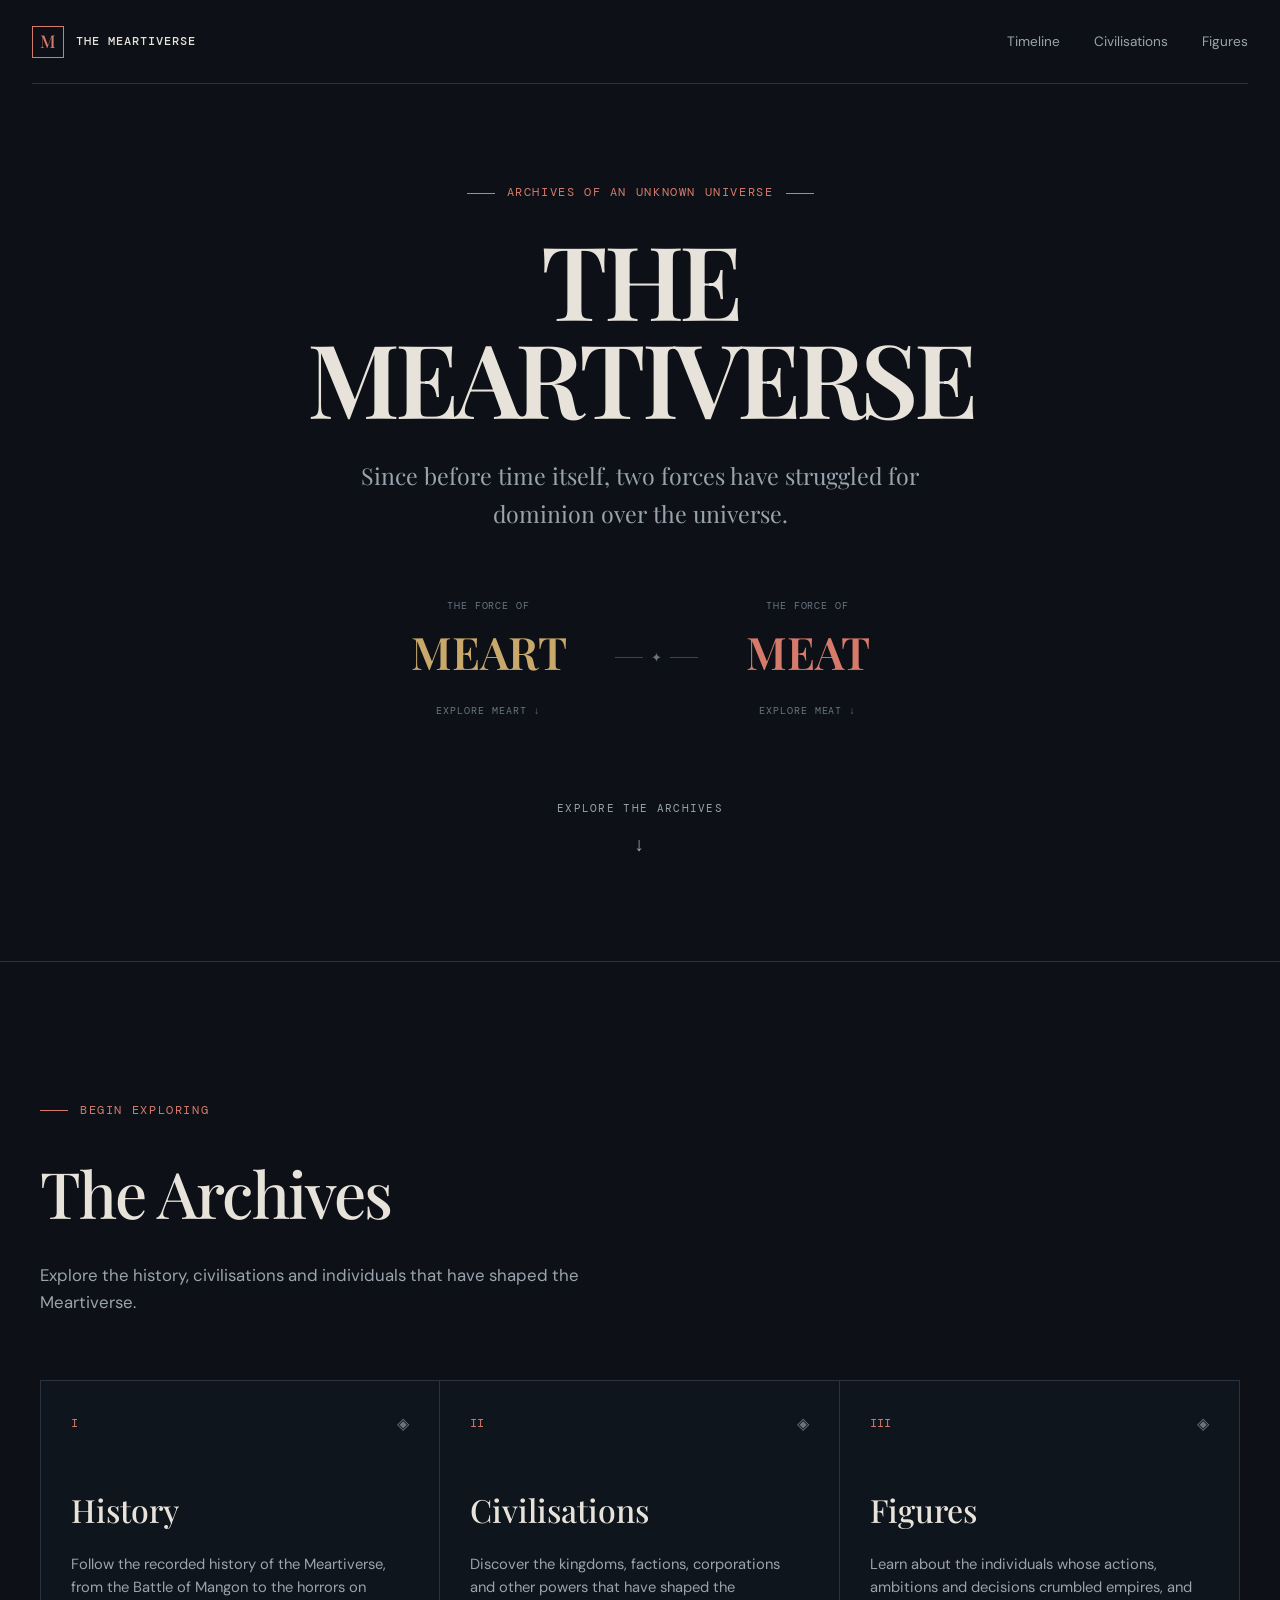
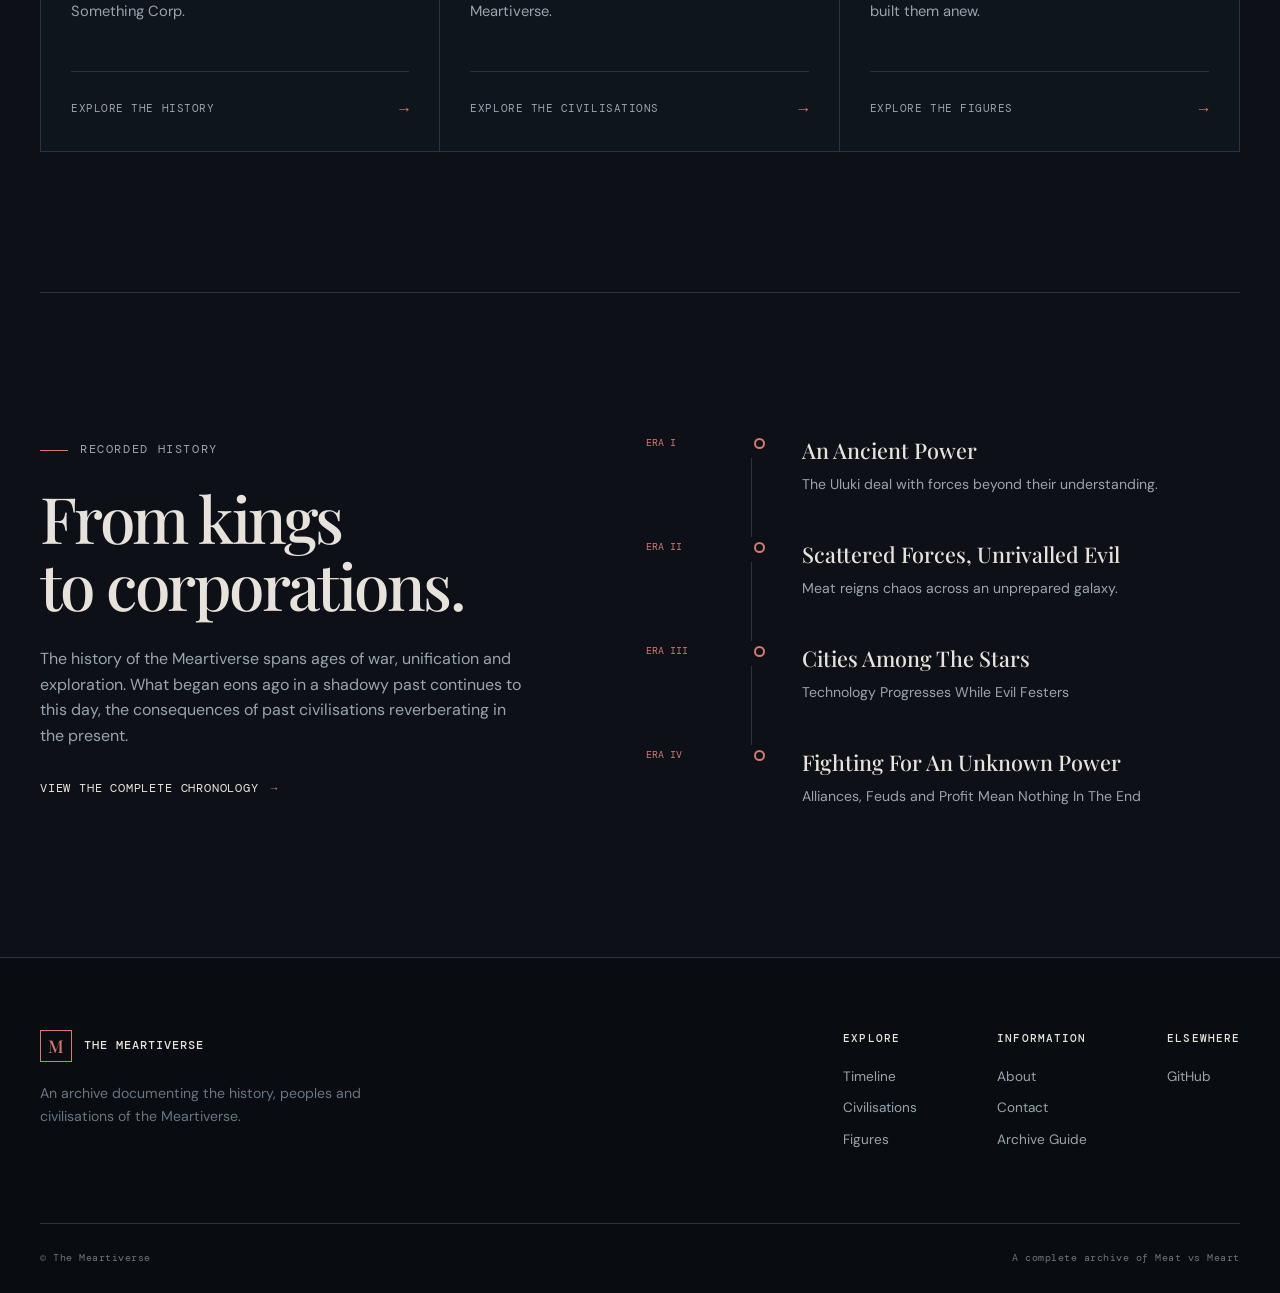
<file: index.html>
<!DOCTYPE html>
<html lang="en">
<head>
    <meta charset="UTF-8">
    <meta name="viewport" content="width=device-width, initial-scale=1.0">

    <title>The Meartiverse</title>
    <meta
        name="description"
        content="The archives of the Meartiverse — a history of kingdoms, civilisations and the eternal conflict between Meat and Meart."
    >

    <!-- Fonts -->
    <link rel="preconnect" href="https://fonts.googleapis.com">
    <link rel="preconnect" href="https://fonts.gstatic.com" crossorigin>

    <link
        href="https://fonts.googleapis.com/css2?family=DM+Mono:wght@400;500&family=DM+Sans:wght@400;500;600&family=Playfair+Display:wght@500;600;700&display=swap"
        rel="stylesheet"
    >

    <link rel="stylesheet" href="style.css">
</head>

<body>

    <!-- Background decoration -->
    <div class="background-grid"></div>

    <header class="site-header">
        <a href="index.html" class="logo">
            <span class="logo-mark">M</span>
            <span>THE MEARTIVERSE</span>
        </a>

        <nav class="main-nav">
            <a href="timeline.html">Timeline</a>
            <a href="#groups">Civilisations</a>
            <a href="#figures">Figures</a>
        </nav>

        <button class="menu-button" aria-label="Open navigation">
            <span></span>
            <span></span>
        </button>
    </header>


    <main>

        <!-- Hero -->
        <section class="hero">

            <div class="hero-decoration hero-decoration-left"></div>
            <div class="hero-decoration hero-decoration-right"></div>

            <div class="hero-content">

                <p class="eyebrow">
                    <span></span>
                    Archives of an Unknown Universe
                    <span></span>
                </p>

                <h1>THE MEARTIVERSE</h1>

                <p class="hero-intro">
                    Since before time itself, two forces
                    have struggled for dominion over the universe.
                </p>

                <div class="forces">

                    <a href="#meart" class="force meart">
                        <span class="force-label">THE FORCE OF</span>
                        <strong>MEART</strong>
                        <span class="force-link-meart">Explore Meart ↓</span>
                    </a>

                    <div class="force-divider">
                        <span></span>
                        <span class="divider-symbol">✦</span>
                        <span></span>
                    </div>

                    <a href="#meat" class="force meat">
                        <span class="force-label">THE FORCE OF</span>
                        <strong>MEAT</strong>
                        <span class="force-link-meat">Explore Meat ↓</span>
                    </a>

                </div>

                <a href="#archives" class="scroll-link">
                    <span>Explore the Archives</span>
                    <span class="scroll-arrow">↓</span>
                </a>

            </div>

        </section>


        <!-- Archive sections -->
        <section class="archives-section" id="archives">

            <div class="section-heading">
                <p class="eyebrow">
                    <span></span>
                    Begin Exploring
                </p>

                <h2>The Archives</h2>

                <p>
                    Explore the history, civilisations and individuals
                    that have shaped the Meartiverse.
                </p>
            </div>


            <div class="archive-grid">

                <!-- Timeline -->
                <a href="timeline.html" class="archive-card" id="timeline">

                    <div class="card-top">
                        <span class="card-number">I</span>
                        <span class="card-symbol">◈</span>
                    </div>

                    <div class="card-content">
                        <h3>History</h3>

                        <p>
                            Follow the recorded history of the Meartiverse,
                            from the Battle of Mangon to the horrors
                            on Something Corp.
                        </p>
                    </div>

                    <div class="card-footer">
                        <span>Explore the history</span>
                        <span>→</span>
                    </div>

                </a>


                <!-- Groups -->
                <a href="#groups" class="archive-card" id="groups">

                    <div class="card-top">
                        <span class="card-number">II</span>
                        <span class="card-symbol">◈</span>
                    </div>

                    <div class="card-content">
                        <h3>Civilisations</h3>

                        <p>
                            Discover the kingdoms, factions, corporations 
                            and other powers that have shaped
                            the Meartiverse.
                        </p>
                    </div>

                    <div class="card-footer">
                        <span>Explore the civilisations</span>
                        <span>→</span>
                    </div>

                </a>


                <!-- Figures -->
                <a href="#figures" class="archive-card" id="figures">

                    <div class="card-top">
                        <span class="card-number">III</span>
                        <span class="card-symbol">◈</span>
                    </div>

                    <div class="card-content">
                        <h3>Figures</h3>

                        <p>
                            Learn about the individuals whose actions,
                            ambitions and decisions crumbled empires, 
                            and built them anew.
                        </p>
                    </div>

                    <div class="card-footer">
                        <span>Explore the figures</span>
                        <span>→</span>
                    </div>

                </a>

            </div>

        </section>


        <!-- History preview -->
        <section class="history-preview">

            <div class="history-intro">

                <p class="eyebrow">
                    <span></span>
                    Recorded History
                </p>

                <h2>From kings<br>to corporations.</h2>

                <p>
                    The history of the Meartiverse spans ages of war,
                    unification and exploration. What began eons ago
                    in a shadowy past continues to this day, the
                    consequences of past civilisations reverberating
                    in the present.
                </p>

                <a href="timeline.html" class="text-link">
                    View the complete chronology <span>→</span>
                </a>

            </div>


            <div class="mini-timeline">

                <div class="timeline-entry">
                    <span class="timeline-year">ERA I</span>
                    <div class="timeline-marker"></div>

                    <div>
                        <h3>An Ancient Power</h3>
                        <p>The Uluki deal with forces beyond their understanding.</p>
                    </div>
                </div>

                <div class="timeline-entry">
                    <span class="timeline-year">ERA II</span>
                    <div class="timeline-marker"></div>

                    <div>
                        <h3>Scattered Forces, Unrivalled Evil</h3>
                        <p>Meat reigns chaos across an unprepared galaxy.</p>
                    </div>
                </div>

                <div class="timeline-entry">
                    <span class="timeline-year">ERA III</span>
                    <div class="timeline-marker"></div>

                    <div>
                        <h3>Cities Among The Stars </h3>
                        <p>Technology Progresses While Evil Festers</p>
                    </div>
                </div>

                <div class="timeline-entry">
                    <span class="timeline-year">ERA IV</span>
                    <div class="timeline-marker"></div>

                    <div>
                        <h3>Fighting For An Unknown Power</h3>
                        <p>Alliances, Feuds and Profit Mean Nothing In The End</p>
                    </div>
                </div>

            </div>

        </section>

    </main>


    <!-- Footer -->
    <footer class="site-footer">

        <div class="footer-main">

            <div class="footer-brand">

                <a href="index.html" class="logo">
                    <span class="logo-mark">M</span>
                    <span>THE MEARTIVERSE</span>
                </a>

                <p>
                    An archive documenting the history, peoples and
                    civilisations of the Meartiverse.
                </p>

            </div>


            <div class="footer-links">

                <div class="footer-column">
                    <h4>Explore</h4>
                    <a href="timeline.html">Timeline</a>
                    <a href="#groups">Civilisations</a>
                    <a href="#figures">Figures</a>
                </div>

                <div class="footer-column">
                    <h4>Information</h4>
                    <a href="#">About</a>
                    <a href="#">Contact</a>
                    <a href="#">Archive Guide</a>
                </div>

                <div class="footer-column">
                    <h4>Elsewhere</h4>
                    <a href="#">GitHub</a>
                </div>

            </div>

        </div>


        <div class="footer-bottom">
            <span>© The Meartiverse</span>
            <span>A complete archive of Meat vs Meart</span>
        </div>

    </footer>


    <script src="script.js"></script>

</body>
</html>
</file>
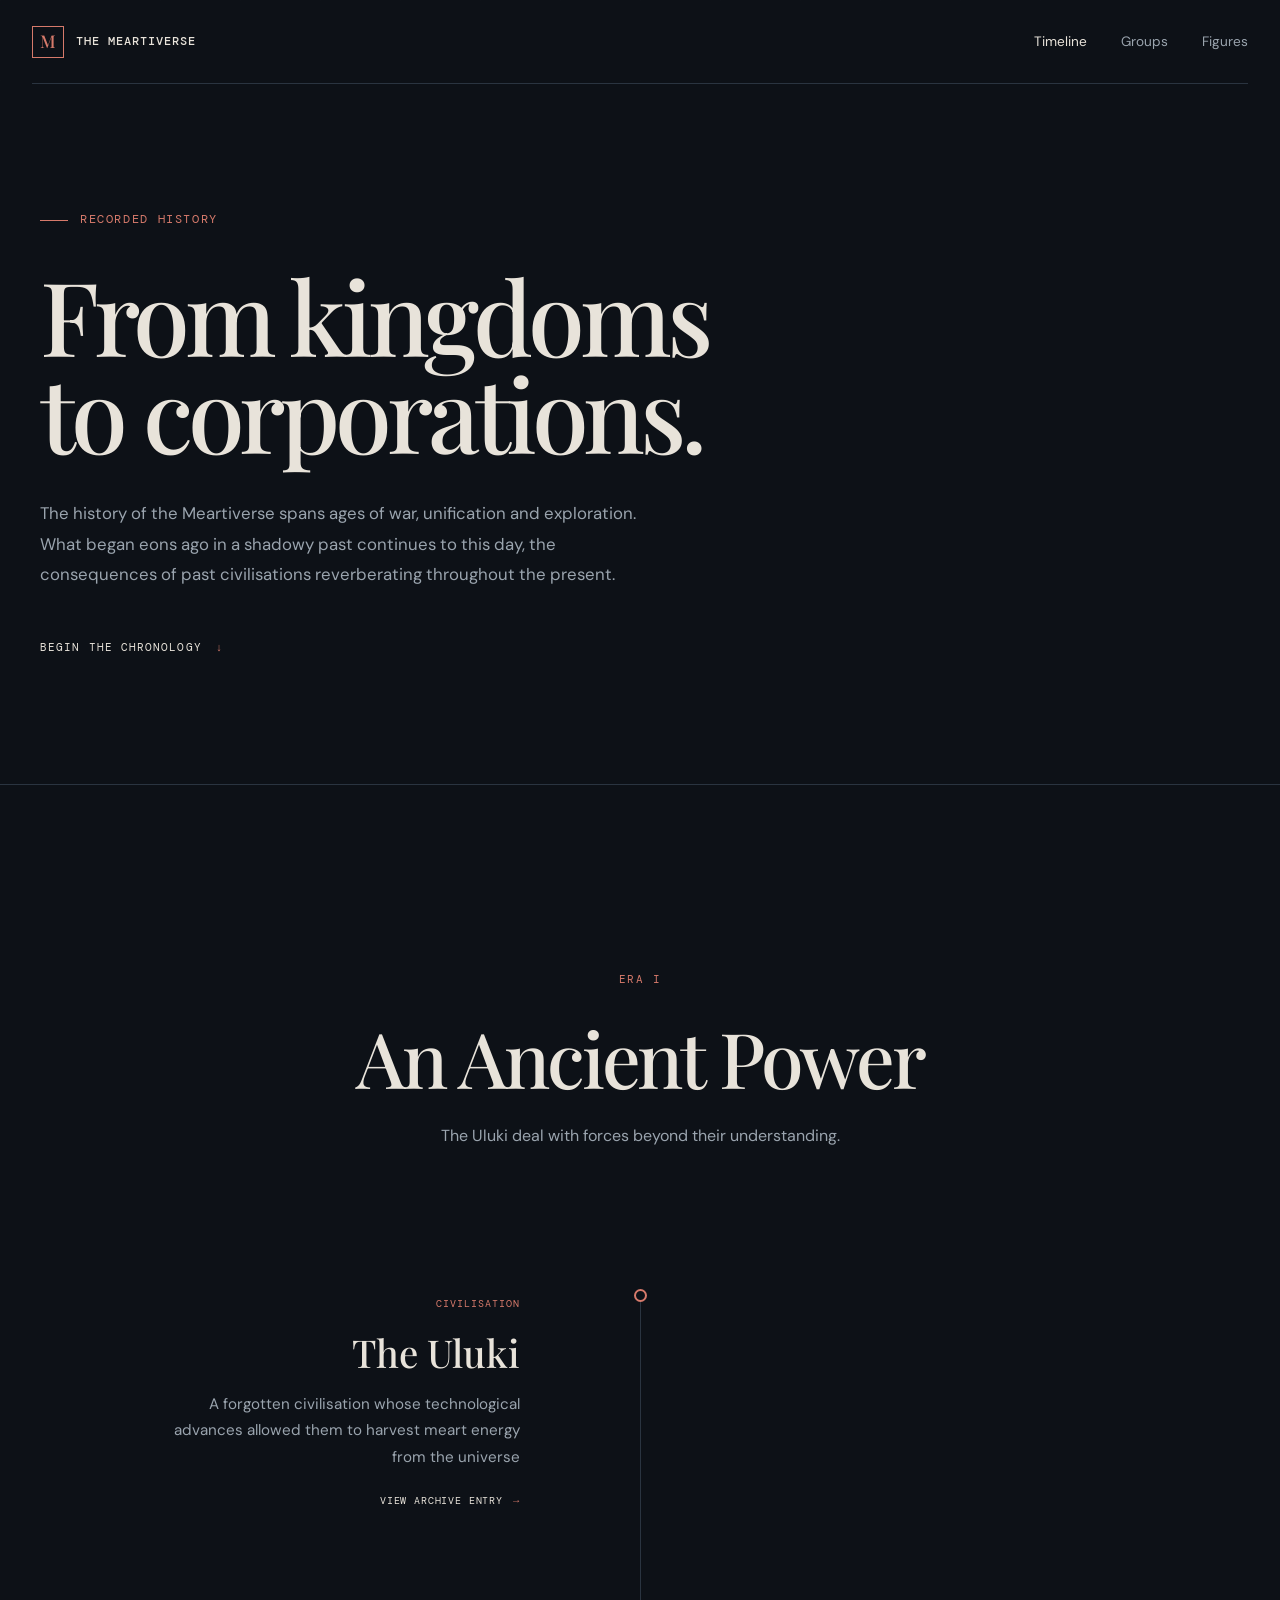
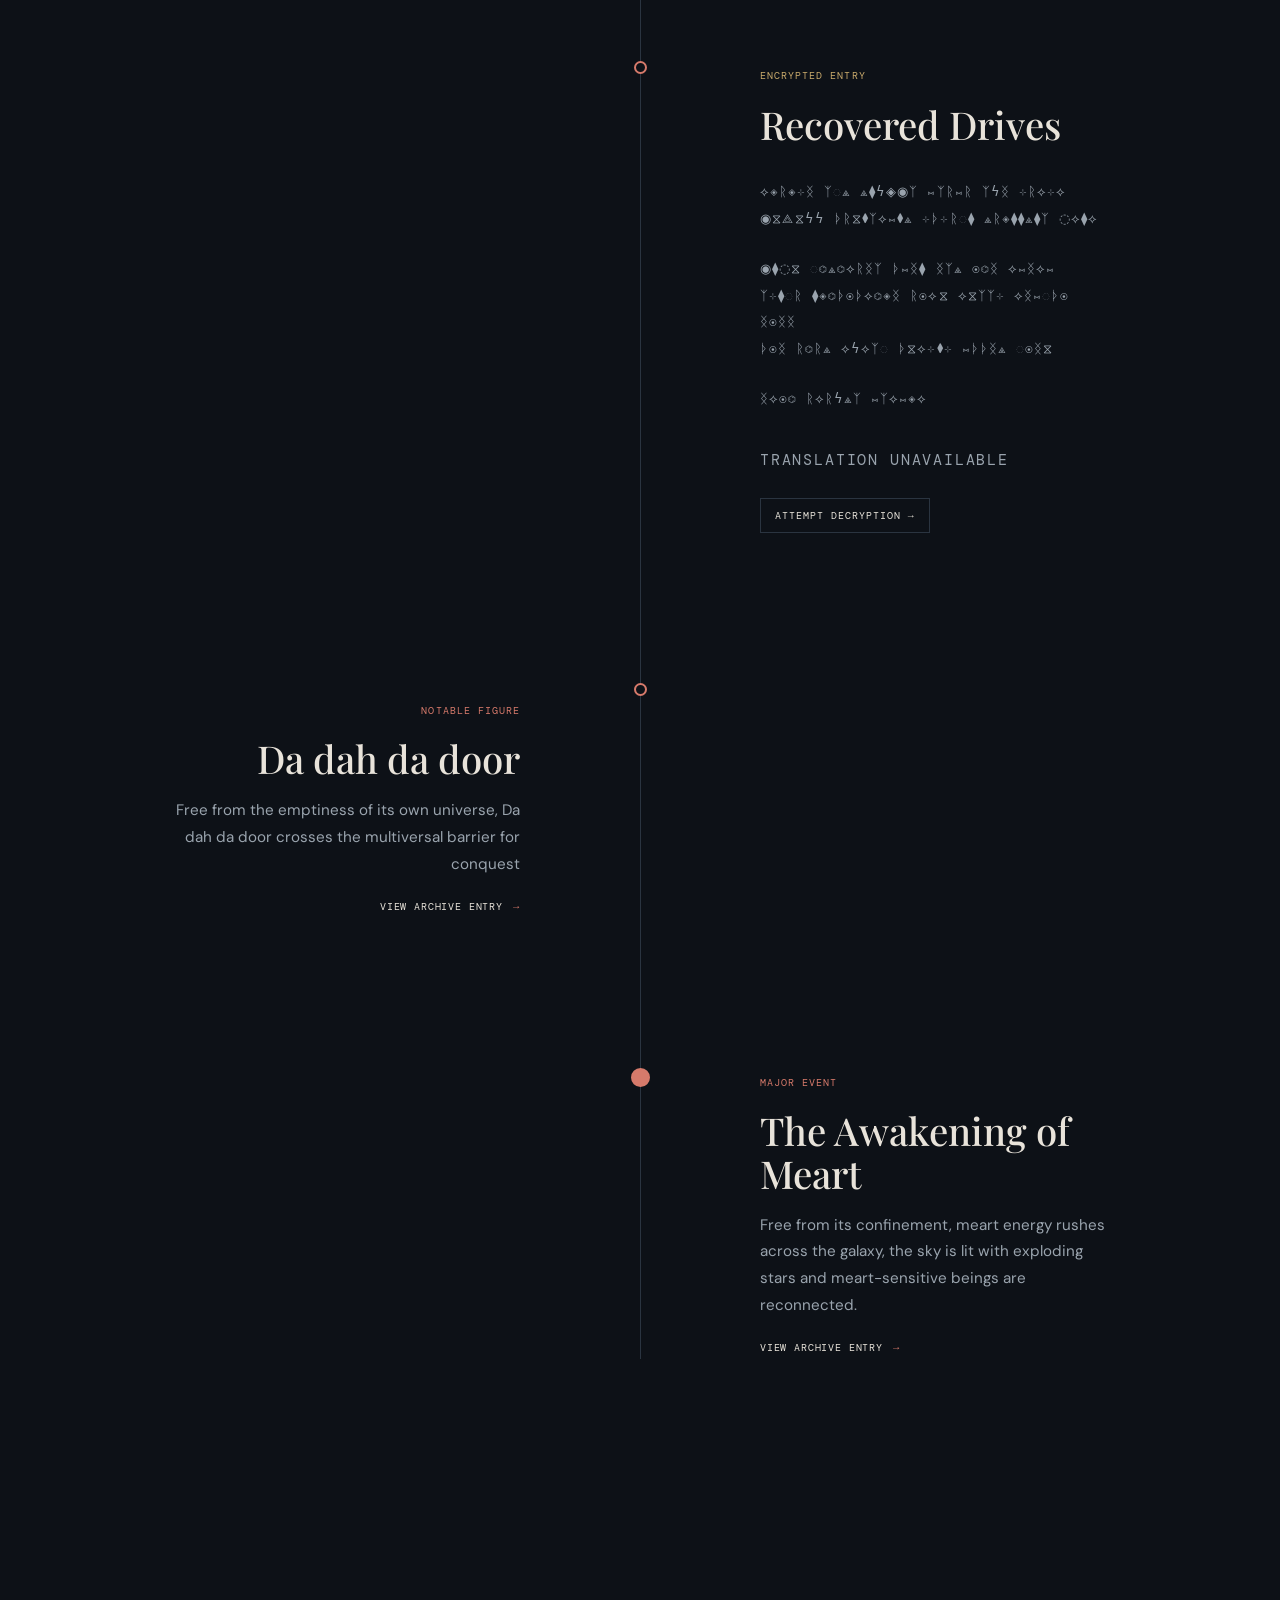
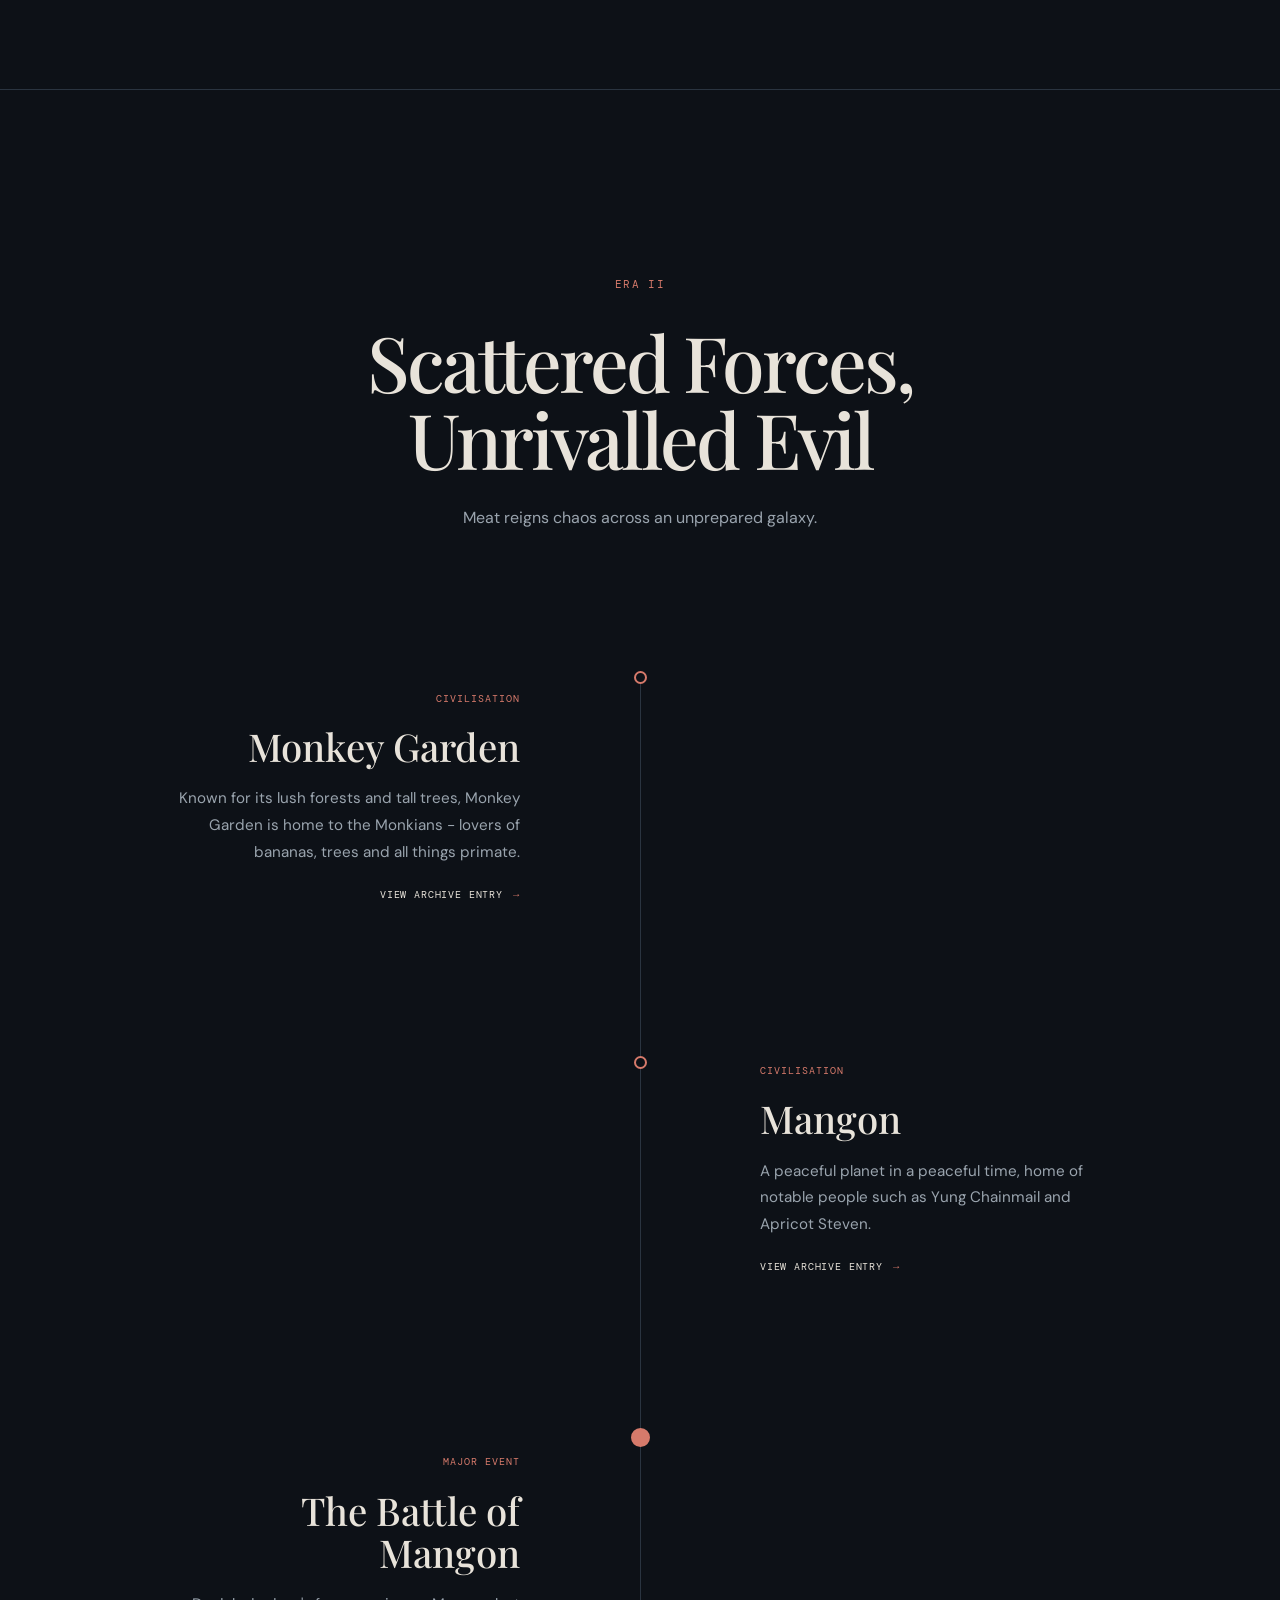
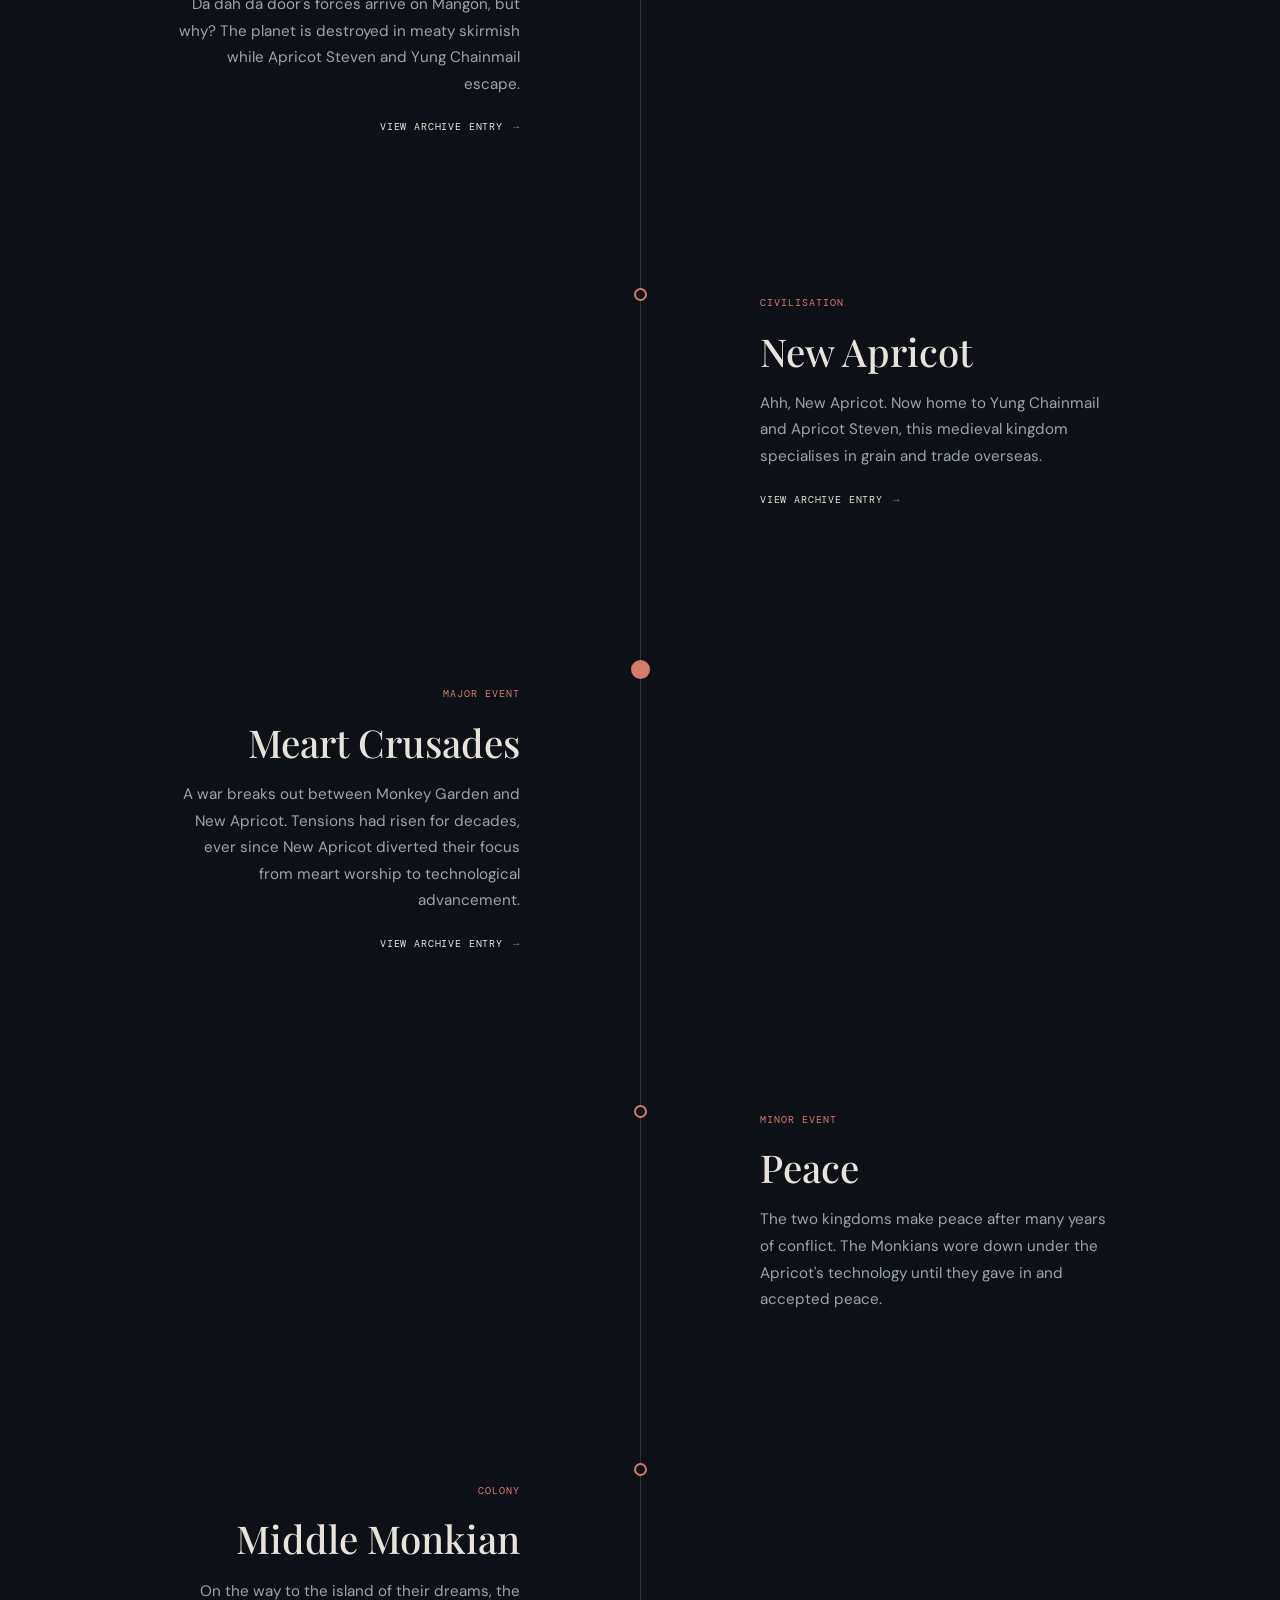
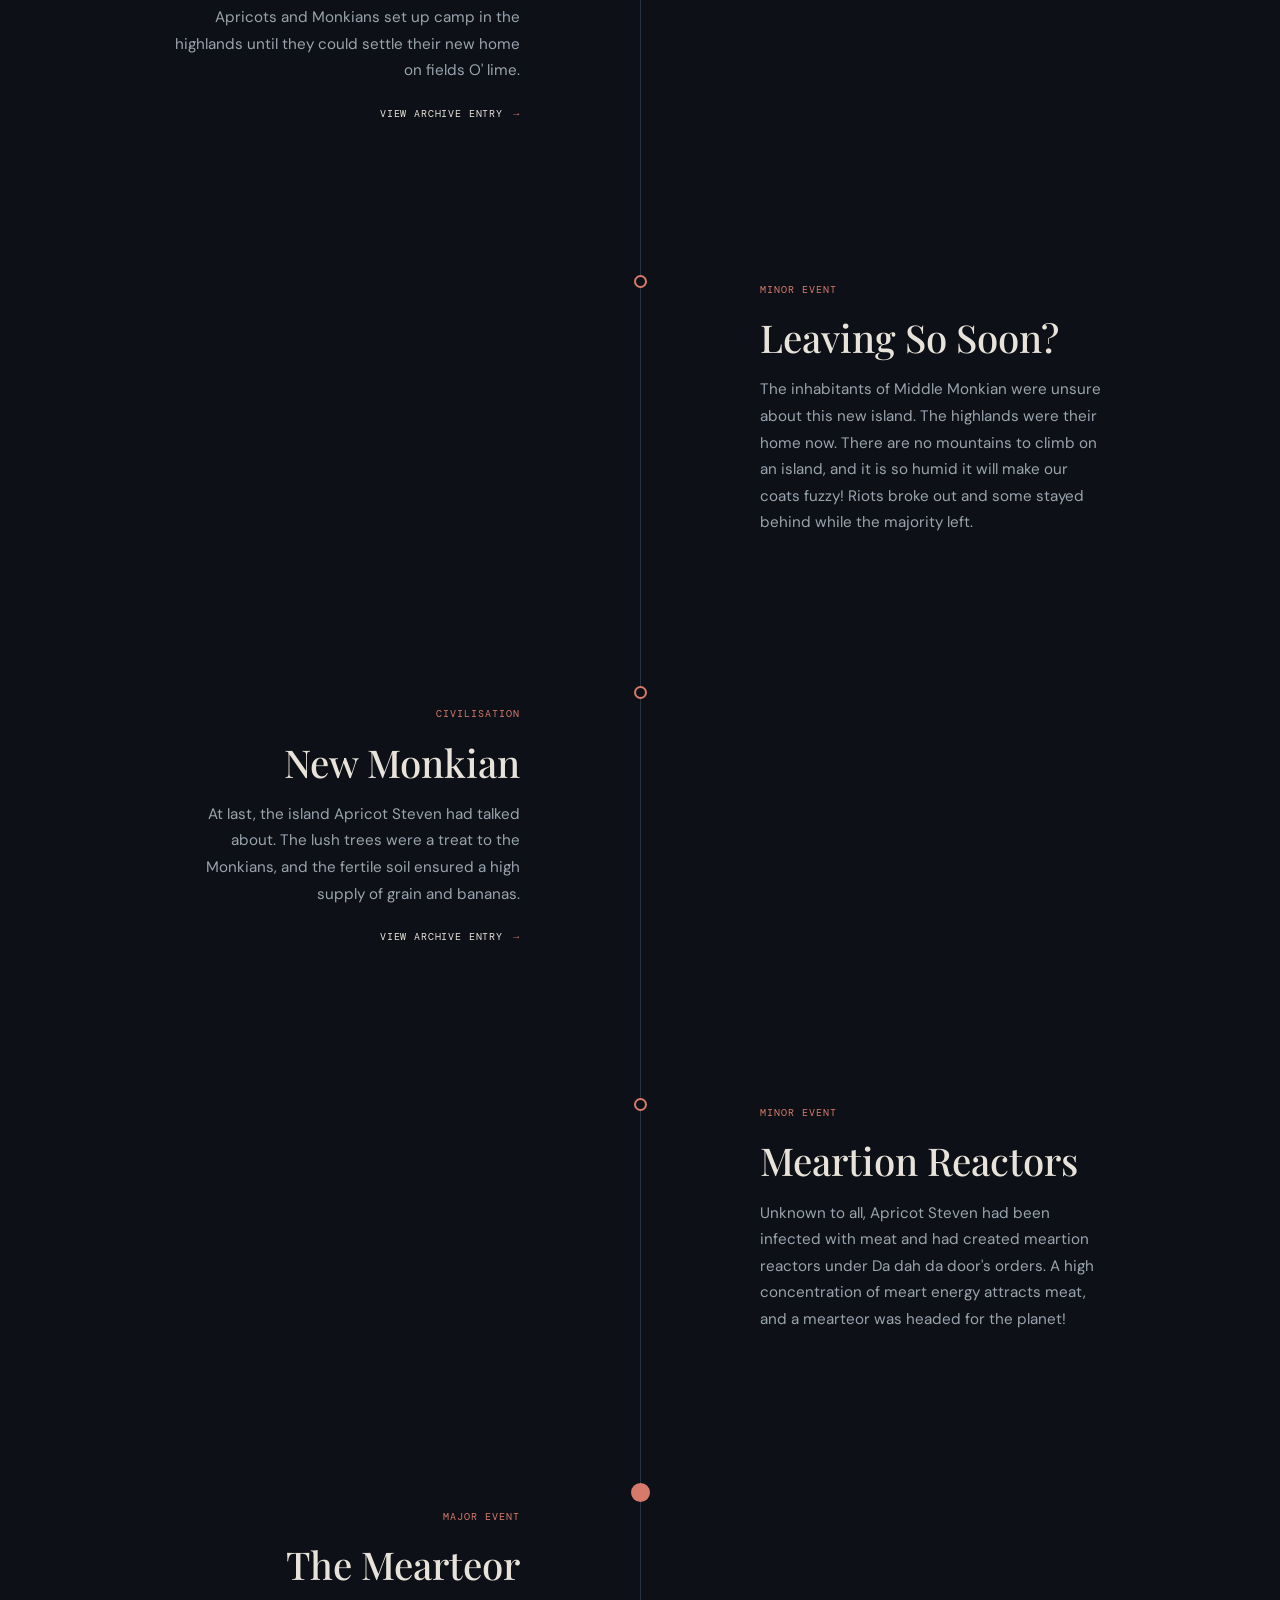
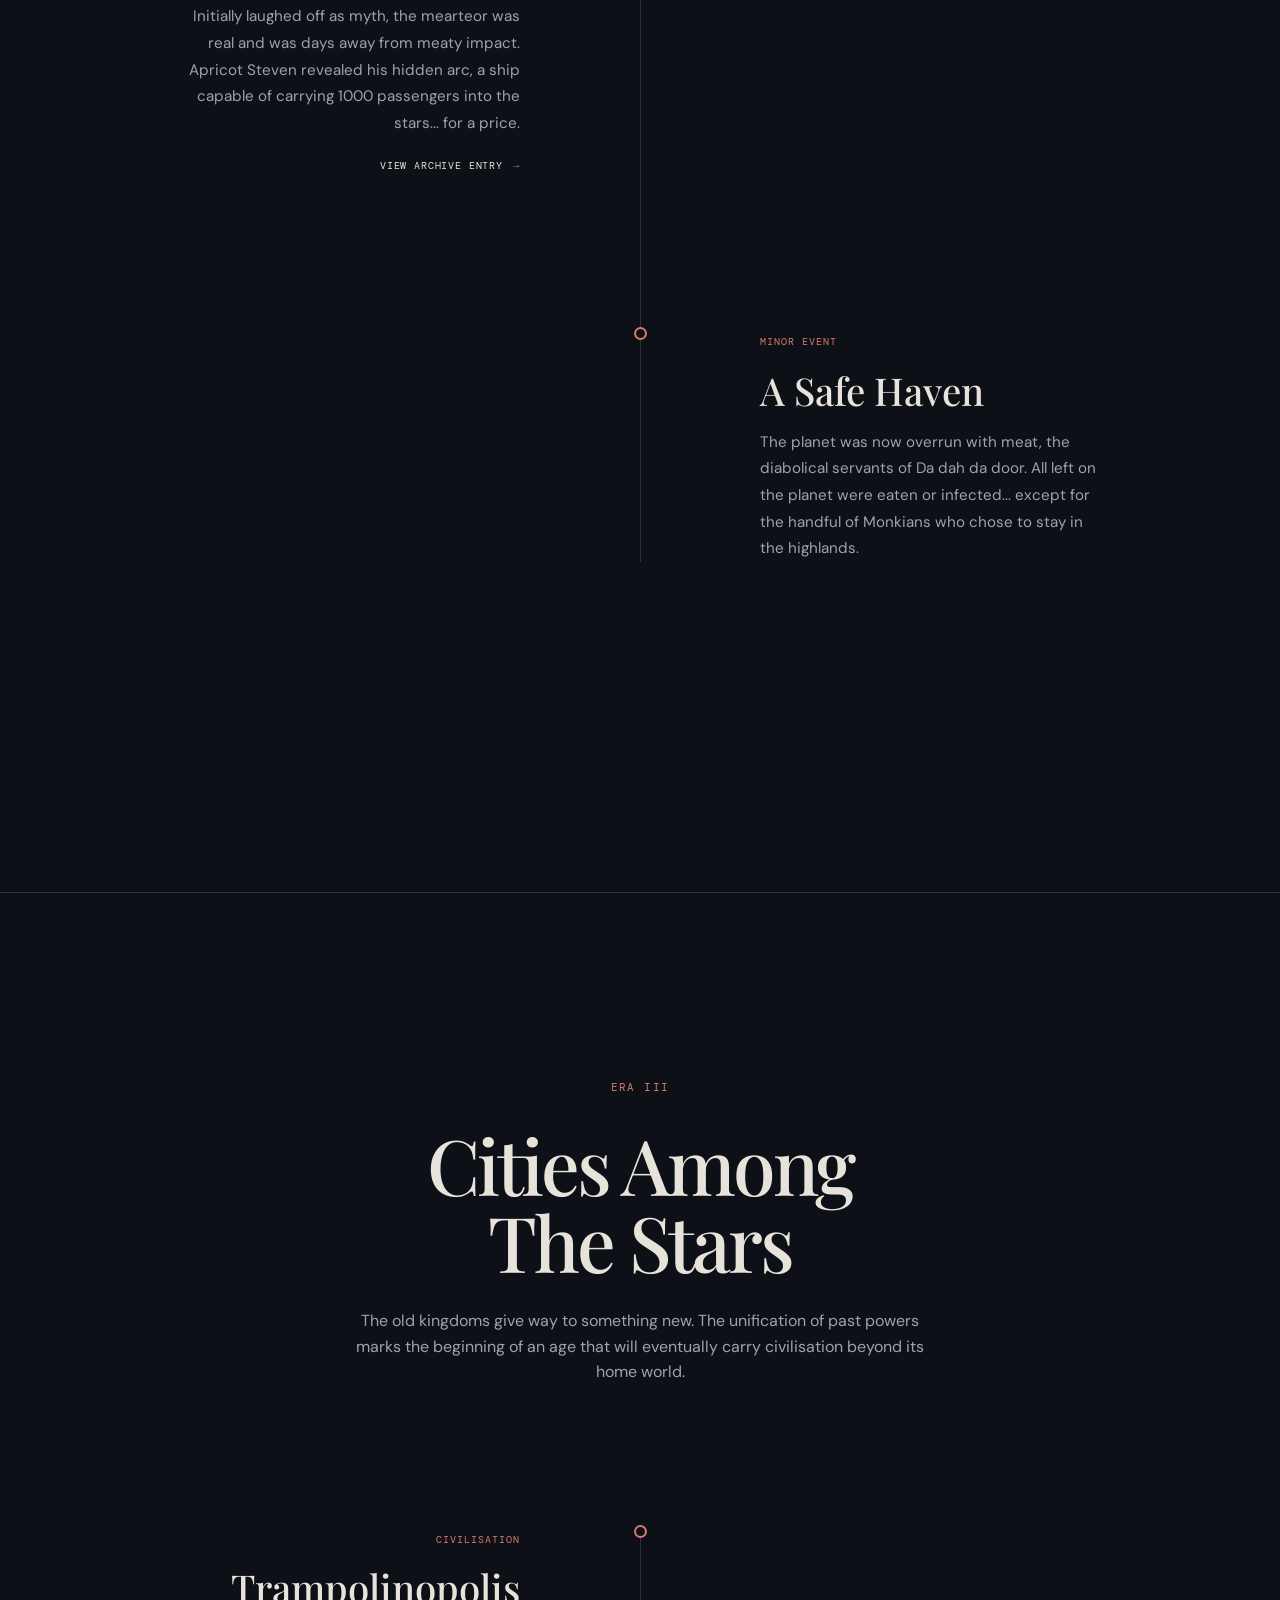
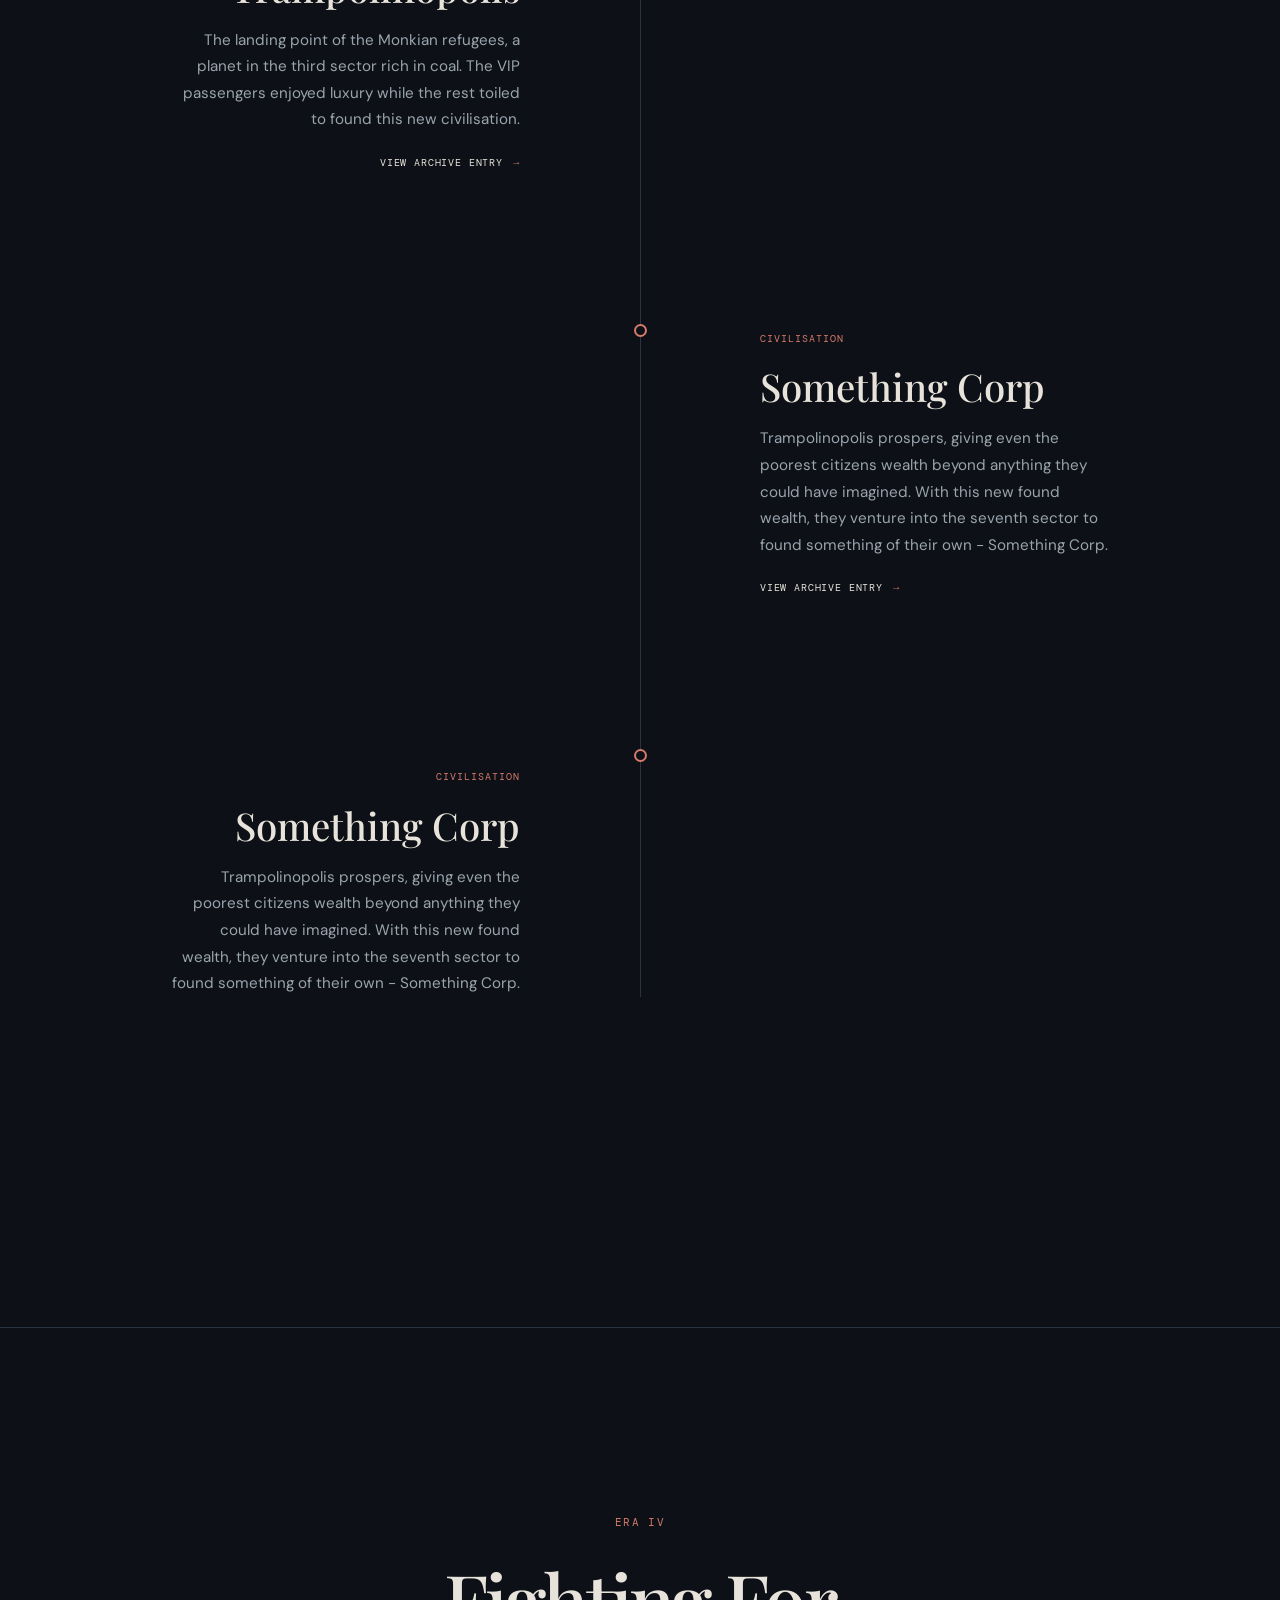
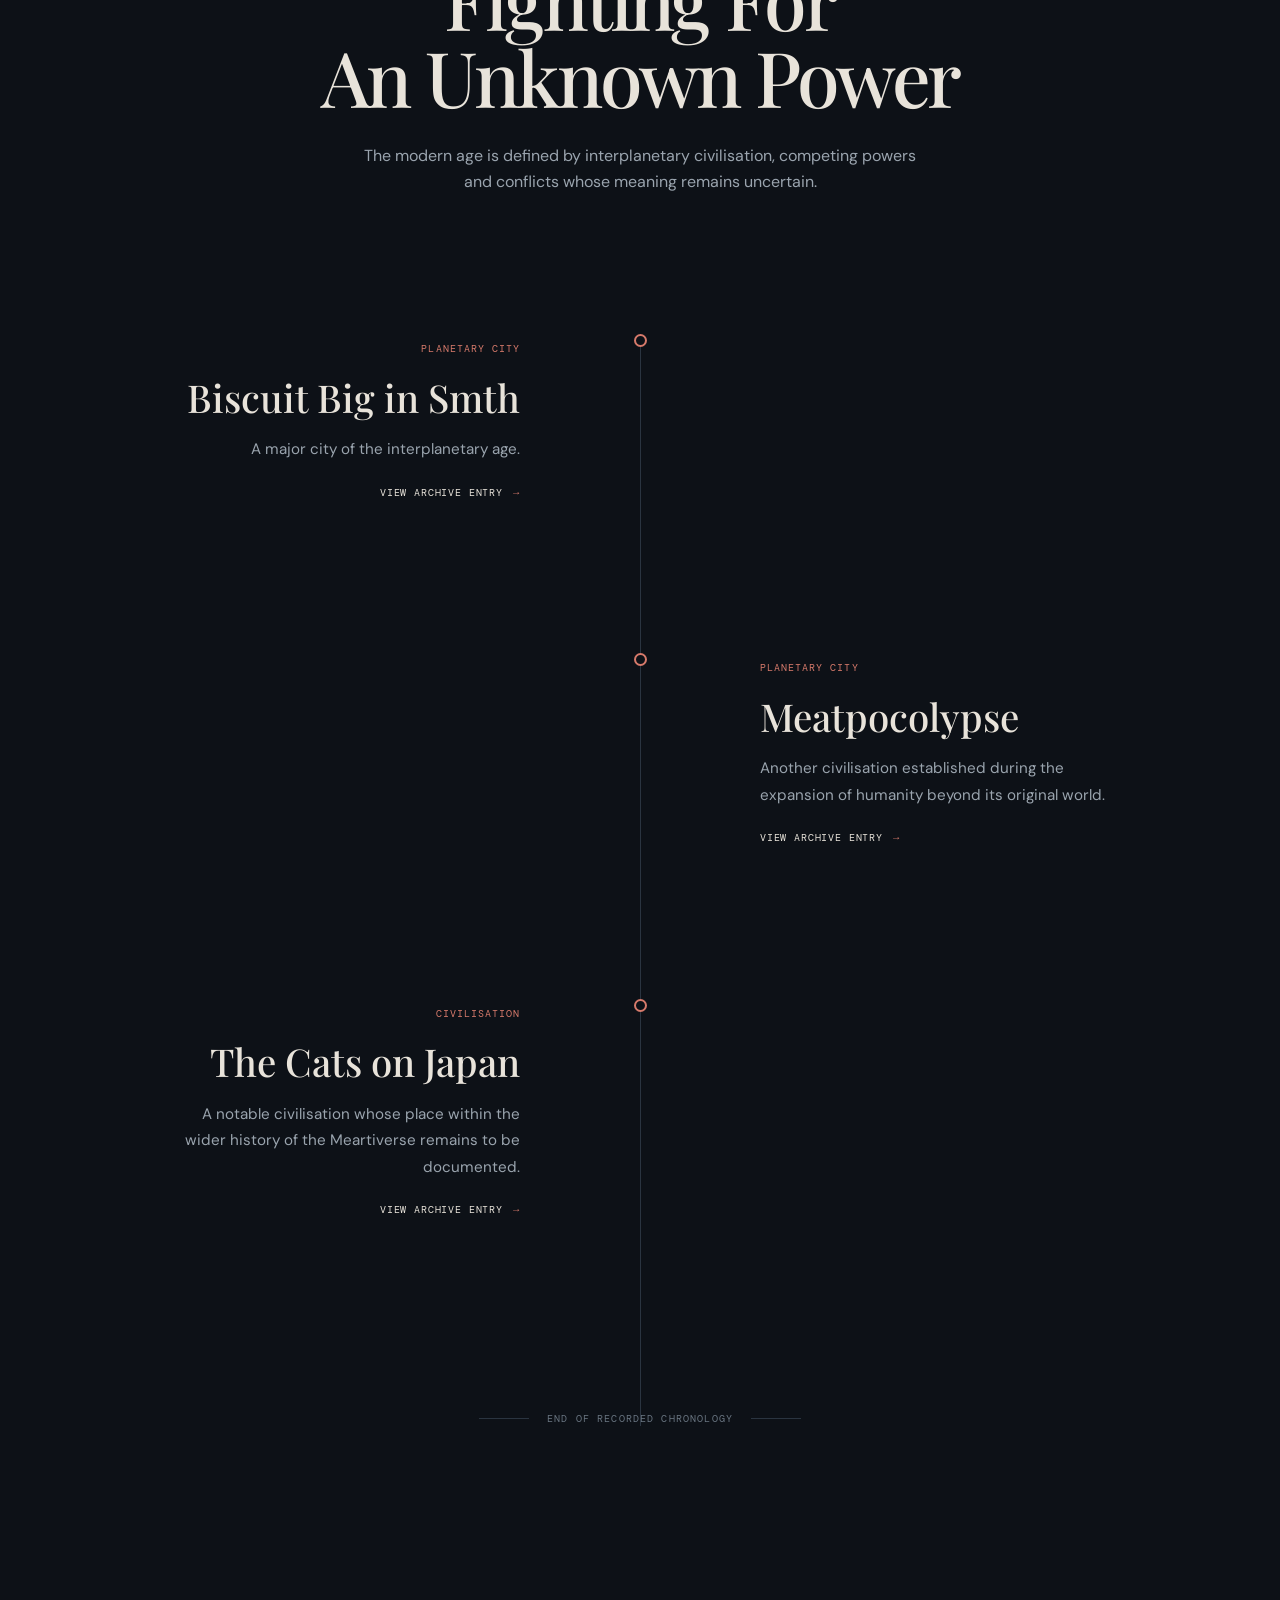
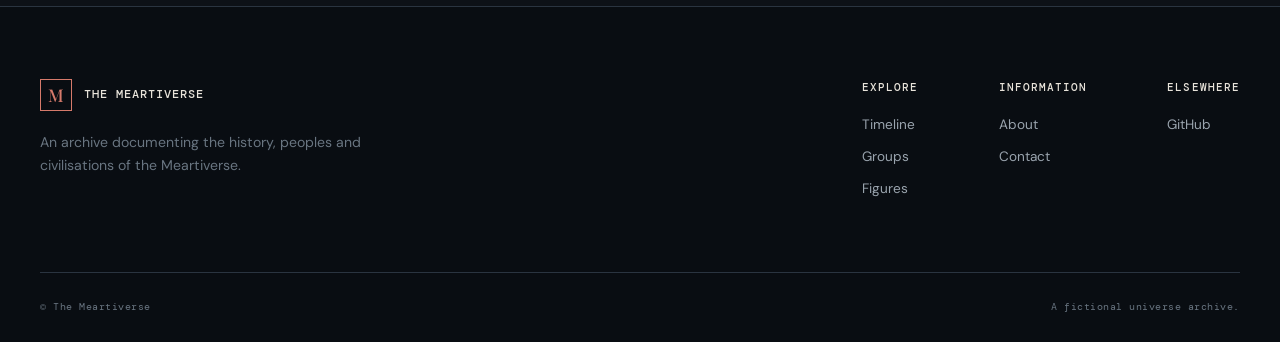
<file: timeline.html>
<!DOCTYPE html>
<html lang="en">

<head>
    <meta charset="UTF-8">
    <meta name="viewport" content="width=device-width, initial-scale=1.0">

    <title>Timeline | The Meartiverse</title>

    <meta
        name="description"
        content="A chronological history of the Meartiverse."
    >

    <link rel="preconnect" href="https://fonts.googleapis.com">
    <link rel="preconnect" href="https://fonts.gstatic.com" crossorigin>

    <link
        href="https://fonts.googleapis.com/css2?family=DM+Mono:wght@400;500&family=DM+Sans:wght@400;500;600&family=Playfair+Display:wght@500;600;700&display=swap"
        rel="stylesheet"
    >

    <link rel="stylesheet" href="style.css">

</head>


<body class="timeline-page">

    <div class="background-grid"></div>


    <!-- Header -->

    <header class="site-header">

        <a href="index.html" class="logo">
            <span class="logo-mark">M</span>
            <span>THE MEARTIVERSE</span>
        </a>


        <nav class="main-nav">
            <a href="timeline.html" class="active">Timeline</a>
            <a href="#">Groups</a>
            <a href="#">Figures</a>
        </nav>


        <button class="menu-button" aria-label="Open navigation">
            <span></span>
            <span></span>
        </button>

    </header>



    <main>


        <!-- Timeline Introduction -->

        <section class="timeline-hero">

            <p class="eyebrow">
                <span></span>
                Recorded History
            </p>

            <h1>From kingdoms<br>to corporations.</h1>

            <p class="timeline-hero-intro">
                The history of the Meartiverse spans ages of war,
                unification and exploration. What began eons ago in a
                shadowy past continues to this day, the consequences of
                past civilisations reverberating throughout the present.
            </p>

            <a href="#era-one" class="timeline-begin">
                <span>Begin the chronology</span>
                <span>↓</span>
            </a>

        </section>



        <!-- =========================
             ERA I
        ========================== -->

        <section class="timeline-era" id="era-one">

            <div class="era-introduction">

                <span class="era-number">ERA I</span>

                <h2>An Ancient Power</h2>

                <p>
                    The Uluki deal with forces beyond their understanding.
                </p>

            </div>


            <div class="timeline-container">


                <!-- Event -->

                <article class="timeline-event left">

                    <div class="event-content">

                        <span class="event-type">CIVILISATION</span>

                        <h3>The Uluki</h3>

                        <p>
                            A forgotten civilisation whose technological advances 
                            allowed them to harvest meart energy from the universe
                        </p>

                        <a href="./civilisations/uluki.html" class="event-link">
                            View archive entry <span>→</span>
                        </a>

                    </div>

                    <div class="timeline-node">
                        <span></span>
                    </div>

                </article>

                <article class="timeline-event right">
                    <div class="timeline-node">
                        <span></span>
                    </div>
                    <div class="event-content">
                        <div class="encrypted-entry">

                            <span class="event-type encrypted-label">
                                ENCRYPTED ENTRY
                            </span>

                            <!--<h3 class="event-title">
                                <span id="title-word-1">ᚦ⟡ᛝ⌬ϟ</span>
                                <span id="title-word-2">ᚱ⧖⟁⋈</span>
                            </h3> -->
                            <h3>Recovered Drives</h3>

                            <div class="alien-log" id="alien-log">
                                <!-- JavaScript generates the encrypted document here -->
                            </div>

                            <p class="translation-status" id="translation-status">
                                TRANSLATION UNAVAILABLE
                            </p>

                            <button
                                class="decrypt-button"
                                id="decrypt-button"
                            >
                                ATTEMPT DECRYPTION →
                            </button>

                        </div>
                    </div>
                    
                </article>

                

                <!-- Event -->

                <article class="timeline-event left">

                    <div class="timeline-node">
                        <span></span>
                    </div>

                    <div class="event-content">

                        <span class="event-type">NOTABLE FIGURE</span>

                        <h3>Da dah da door</h3>

                        <p>
                            Free from the emptiness of its own universe, 
                            Da dah da door crosses the multiversal barrier for conquest
                        </p>

                        <a href="#" class="event-link">
                            View archive entry <span>→</span>
                        </a>

                    </div>

                </article>


                <!-- Event -->

                <article class="timeline-event right">
                    <div class="timeline-node major">
                        <span></span>
                    </div>
                    <div class="event-content">

                        <span class="event-type">MAJOR EVENT</span>

                        <h3>The Awakening of Meart</h3>

                        <p>
                            Free from its confinement, meart energy rushes
                            across the galaxy, the sky is lit with exploding stars
                            and meart-sensitive beings are reconnected.
                        </p>

                        <a href="#" class="event-link">
                            View archive entry <span>→</span>
                        </a>

                    </div>

                    

                </article>


            </div>

        </section>



        <!-- =========================
             ERA II
        ========================== -->

        <section class="timeline-era">

            <div class="era-introduction">

                <span class="era-number">ERA II</span>

                <h2>Scattered Forces,<br>Unrivalled Evil</h2>

                <p>
                    Meat reigns chaos across an unprepared galaxy.
                </p>

            </div>


            <div class="timeline-container">


                <!-- Event -->

                <article class="timeline-event left">

                    <div class="timeline-node">
                        <span></span>
                    </div>

                    <div class="event-content">

                        <span class="event-type">CIVILISATION</span>

                        <h3>Monkey Garden</h3>

                        <p>
                            Known for its lush forests and tall trees, Monkey Garden is home to the Monkians - lovers of bananas, trees and all things primate.
                        </p>

                        <a href="./civilisations/monkeygarden.html" class="event-link">
                            View archive entry <span>→</span>
                        </a>

                    </div>

                </article>

                <article class="timeline-event right">

                    <div class="timeline-node">
                        <span></span>
                    </div>

                    <div class="event-content">

                        <span class="event-type">CIVILISATION</span>

                        <h3>Mangon</h3>

                        <p>
                            A peaceful planet in a peaceful time, home of notable people such as Yung Chainmail and Apricot Steven.
                        </p>

                        <a href="#" class="event-link">
                            View archive entry <span>→</span>
                        </a>

                    </div>

                </article>

                <article class="timeline-event left">

                    <div class="timeline-node major">
                        <span></span>
                    </div>

                    <div class="event-content">

                        <span class="event-type">MAJOR EVENT</span>

                        <h3>The Battle of Mangon</h3>

                        <p>
                            Da dah da door's forces arrive on Mangon, but why? The planet is destroyed in meaty skirmish while Apricot Steven and Yung Chainmail escape.
                        </p>

                        <a href="#" class="event-link">
                            View archive entry <span>→</span>
                        </a>

                    </div>

                </article>

                <article class="timeline-event right">

                    <div class="timeline-node">
                        <span></span>
                    </div>

                    <div class="event-content">

                        <span class="event-type">CIVILISATION</span>

                        <h3>New Apricot</h3>

                        <p>
                            Ahh, New Apricot. Now home to Yung Chainmail and Apricot Steven, this medieval kingdom specialises in grain and trade overseas. 
                        </p>

                        <a href="#" class="event-link">
                            View archive entry <span>→</span>
                        </a>

                    </div>

                </article>    

                <article class="timeline-event left">

                    <div class="timeline-node major">
                        <span></span>
                    </div>

                    <div class="event-content">

                        <span class="event-type">MAJOR EVENT</span>

                        <h3>Meart Crusades</h3>

                        <p>
                            A war breaks out between Monkey Garden and New Apricot. Tensions had risen for decades, ever since New Apricot diverted their focus from meart worship to technological advancement.
                        </p>

                        <a href="#" class="event-link">
                            View archive entry <span>→</span>
                        </a>

                    </div>

                </article>

                <article class="timeline-event right">

                    <div class="timeline-node">
                        <span></span>
                    </div>

                    <div class="event-content">

                        <span class="event-type">MINOR EVENT</span>

                        <h3>Peace</h3>

                        <p>
                            The two kingdoms make peace after many years of conflict. The Monkians wore down under the Apricot's technology until they gave in and accepted peace.
                        </p>

                    </div>

                </article>

                <article class="timeline-event left">

                    <div class="timeline-node">
                        <span></span>
                    </div>

                    <div class="event-content">

                        <span class="event-type">COLONY</span>

                        <h3>Middle Monkian</h3>

                        <p>
                            On the way to the island of their dreams, the Apricots and Monkians set up camp in the highlands until they could settle their new home on fields O' lime.
                        </p>

                        <a href="#" class="event-link">
                            View archive entry <span>→</span>
                        </a>

                    </div>

                </article>

                <article class="timeline-event right">

                    <div class="timeline-node">
                        <span></span>
                    </div>

                    <div class="event-content">

                        <span class="event-type">MINOR EVENT</span>

                        <h3>Leaving So Soon?</h3>

                        <p>
                            The inhabitants of Middle Monkian were unsure about this new island. The highlands were their home now. There are no mountains to climb on an island, and it is so humid it will make our coats fuzzy! Riots broke out and some stayed behind while the majority left.
                        </p>

                    </div>

                </article>

                <article class="timeline-event left">

                    <div class="timeline-node">
                        <span></span>
                    </div>

                    <div class="event-content">

                        <span class="event-type">CIVILISATION</span>

                        <h3>New Monkian</h3>

                        <p>
                            At last, the island Apricot Steven had talked about. The lush trees were a treat to the Monkians, and the fertile soil ensured a high supply of grain and bananas.
                        </p>

                        <a href="#" class="event-link">
                            View archive entry <span>→</span>
                        </a>

                    </div>

                </article>

                <article class="timeline-event right">

                    <div class="timeline-node">
                        <span></span>
                    </div>

                    <div class="event-content">

                        <span class="event-type">MINOR EVENT</span>

                        <h3>Meartion Reactors</h3>

                        <p>
                            Unknown to all, Apricot Steven had been infected with meat and had created meartion reactors under Da dah da door's orders. A high concentration of meart energy attracts meat, and a mearteor was headed for the planet!
                        </p>

                    </div>

                </article>

                <article class="timeline-event left">

                    <div class="timeline-node major">
                        <span></span>
                    </div>

                    <div class="event-content">

                        <span class="event-type">MAJOR EVENT</span>

                        <h3>The Mearteor</h3>

                        <p>
                            Initially laughed off as myth, the mearteor was real and was days away from meaty impact. Apricot Steven revealed his hidden arc, a ship capable of carrying 1000 passengers into the stars... for a price.
                        </p>

                        <a href="#" class="event-link">
                            View archive entry <span>→</span>
                        </a>

                    </div>

                </article>

                <article class="timeline-event right">

                    <div class="timeline-node">
                        <span></span>
                    </div>

                    <div class="event-content">

                        <span class="event-type">MINOR EVENT</span>

                        <h3>A Safe Haven</h3>

                        <p>
                            The planet was now overrun with meat, the diabolical servants of Da dah da door. All left on the planet were eaten or infected... except for the handful of Monkians who chose to stay in the highlands.
                        </p>

                    </div>

                </article>

                <!-- Future event placeholder -->

                <!--<article class="timeline-event left">

                    <div class="event-content event-placeholder">

                        <span class="event-type">ARCHIVE INCOMPLETE</span>

                        <h3>Further Events</h3>

                        <p>
                            Additional events from this period have yet to
                            be documented.
                        </p>

                    </div>

                    <div class="timeline-node">
                        <span></span>
                    </div>

                </article> -->


            </div>

        </section>



        <!-- =========================
             ERA III
        ========================== -->

        <section class="timeline-era">

            <div class="era-introduction">

                <span class="era-number">ERA III</span>

                <h2>Cities Among<br>The Stars</h2>

                <p>
                    The old kingdoms give way to something new. The
                    unification of past powers marks the beginning of an
                    age that will eventually carry civilisation beyond its
                    home world.
                </p>

            </div>


            <div class="timeline-container">


                <!-- Event -->

                <article class="timeline-event left">

                    <div class="event-content">

                        <span class="event-type">CIVILISATION</span>

                        <h3>Trampolinopolis</h3>

                        <p>
                            The landing point of the Monkian refugees, a planet in the third sector rich in coal. The VIP passengers enjoyed luxury while the rest toiled to found this new civilisation.
                        </p>

                        <a href="#" class="event-link">
                            View archive entry <span>→</span>
                        </a>

                    </div>

                    <div class="timeline-node">
                        <span></span>
                    </div>

                </article>


                <!-- Event -->

                <article class="timeline-event right">

                    <div class="timeline-node">
                        <span></span>
                    </div>

                    <div class="event-content">

                        <span class="event-type">CIVILISATION</span>

                        <h3>Something Corp</h3>

                        <p>
                            Trampolinopolis prospers, giving even the poorest citizens wealth beyond anything they could have imagined. With this new found wealth, they venture into the seventh sector to found something of their own - Something Corp.
                        </p>

                        <a href="#" class="event-link">
                            View archive entry <span>→</span>
                        </a>

                    </div>

                </article>

                <article class="timeline-event left">

                    <div class="timeline-node">
                        <span></span>
                    </div>

                    <div class="event-content">

                        <span class="event-type">CIVILISATION</span>

                        <h3>Something Corp</h3>

                        <p>
                            Trampolinopolis prospers, giving even the poorest citizens wealth beyond anything they could have imagined. With this new found wealth, they venture into the seventh sector to found something of their own - Something Corp.
                        </p>

                    </div>

                </article>


            </div>

        </section>



        <!-- =========================
             ERA IV
        ========================== -->

        <section class="timeline-era timeline-era-last">

            <div class="era-introduction">

                <span class="era-number">ERA IV</span>

                <h2>Fighting For<br>An Unknown Power</h2>

                <p>
                    The modern age is defined by interplanetary
                    civilisation, competing powers and conflicts whose
                    meaning remains uncertain.
                </p>

            </div>


            <div class="timeline-container">


                <!-- Event -->

                <article class="timeline-event left">

                    <div class="event-content">

                        <span class="event-type">PLANETARY CITY</span>

                        <h3>Biscuit Big in Smth</h3>

                        <p>
                            A major city of the interplanetary age.
                        </p>

                        <a href="#" class="event-link">
                            View archive entry <span>→</span>
                        </a>

                    </div>

                    <div class="timeline-node">
                        <span></span>
                    </div>

                </article>


                <!-- Event -->

                <article class="timeline-event right">

                    <div class="timeline-node">
                        <span></span>
                    </div>

                    <div class="event-content">

                        <span class="event-type">PLANETARY CITY</span>

                        <h3>Meatpocolypse</h3>

                        <p>
                            Another civilisation established during the
                            expansion of humanity beyond its original world.
                        </p>

                        <a href="#" class="event-link">
                            View archive entry <span>→</span>
                        </a>

                    </div>

                </article>


                <!-- Event -->

                <article class="timeline-event left">

                    <div class="event-content">

                        <span class="event-type">CIVILISATION</span>

                        <h3>The Cats on Japan</h3>

                        <p>
                            A notable civilisation whose place within the
                            wider history of the Meartiverse remains to be
                            documented.
                        </p>

                        <a href="#" class="event-link">
                            View archive entry <span>→</span>
                        </a>

                    </div>

                    <div class="timeline-node">
                        <span></span>
                    </div>

                </article>


                <!-- End of recorded history -->

                <article class="timeline-end">

                    <div class="timeline-end-line"></div>

                    <span>END OF RECORDED CHRONOLOGY</span>

                    <div class="timeline-end-line"></div>

                </article>


            </div>

        </section>


    </main>



    <!-- Footer -->

    <footer class="site-footer">

        <div class="footer-main">

            <div class="footer-brand">

                <a href="index.html" class="logo">
                    <span class="logo-mark">M</span>
                    <span>THE MEARTIVERSE</span>
                </a>

                <p>
                    An archive documenting the history, peoples and
                    civilisations of the Meartiverse.
                </p>

            </div>


            <div class="footer-links">

                <div class="footer-column">
                    <h4>Explore</h4>
                    <a href="timeline.html">Timeline</a>
                    <a href="#">Groups</a>
                    <a href="#">Figures</a>
                </div>

                <div class="footer-column">
                    <h4>Information</h4>
                    <a href="#">About</a>
                    <a href="#">Contact</a>
                </div>

                <div class="footer-column">
                    <h4>Elsewhere</h4>
                    <a href="#">GitHub</a>
                </div>

            </div>

        </div>


        <div class="footer-bottom">
            <span>© The Meartiverse</span>
            <span>A fictional universe archive.</span>
        </div>

    </footer>


    <script src="script.js"></script>

</body>

</html>
</file>
<file: style.css>
/* =========================
   ROOT / VARIABLES
========================= */

:root {
    --background: #0d1117;
    --background-light: #121820;
    --surface: #161d26;
    --surface-hover: #1a222d;

    --border: #2a3440;
    --border-light: #394553;

    --text: #e8e3da;
    --text-muted: #9aa4ae;
    --text-dark: #697581;

    --accent: #d67a6b;
    --accent-soft: #b9685c;

    --serif: "Playfair Display", Georgia, serif;
    --sans: "DM Sans", Arial, sans-serif;
    --mono: "DM Mono", monospace;

    --meart: #c8a96b;
    --meat: #d67a6b;
}


/* =========================
   RESET
========================= */

* {
    box-sizing: border-box;
    margin: 0;
    padding: 0;
}

html {
    scroll-behavior: smooth;
}

body {
    background: var(--background);
    color: var(--text);
    font-family: var(--sans);
    line-height: 1.6;
}

a {
    color: inherit;
    text-decoration: none;
}


/* =========================
   BACKGROUND
========================= */

.background-grid {
    position: fixed;
    inset: 0;
    pointer-events: none;
    z-index: -1;

    opacity: 0.18;

    background-image:
        linear-gradient(
            rgba(255, 255, 255, 0.025) 1px,
            transparent 1px
        ),
        linear-gradient(
            90deg,
            rgba(255, 255, 255, 0.025) 1px,
            transparent 1px
        );

    background-size: 80px 80px;

    mask-image:
        linear-gradient(
            to bottom,
            black,
            transparent 75%
        );
}


/* =========================
   HEADER
========================= */

.site-header {
    width: min(1400px, calc(100% - 64px));
    height: 84px;

    margin: 0 auto;

    display: flex;
    align-items: center;
    justify-content: space-between;

    border-bottom: 1px solid var(--border);
}

.logo {
    display: flex;
    align-items: center;
    gap: 12px;

    font-family: var(--mono);
    font-size: 0.78rem;
    font-weight: 500;
    letter-spacing: 0.08em;
}

.logo-mark {
    width: 32px;
    height: 32px;

    display: grid;
    place-items: center;

    border: 1px solid var(--accent);

    color: var(--accent);

    font-family: var(--serif);
    font-size: 1.1rem;
}

.main-nav {
    display: flex;
    gap: 34px;

    font-size: 0.85rem;
    color: var(--text-muted);
}

.main-nav a {
    transition: color 0.2s ease;
}

.main-nav a:hover {
    color: var(--text);
}

.menu-button {
    display: none;
}


/* =========================
   HERO
========================= */

.hero {
    position: relative;

    min-height: 650px;

    display: flex;
    align-items: center;
    justify-content: center;

    padding: 100px 32px;

    border-bottom: 1px solid var(--border);
}

.hero-content {
    max-width: 850px;

    text-align: center;
}

.eyebrow {
    display: flex;
    align-items: center;
    justify-content: center;
    gap: 12px;

    color: var(--accent);

    font-family: var(--mono);
    font-size: 0.72rem;
    letter-spacing: 0.14em;
    text-transform: uppercase;
}

.eyebrow span {
    width: 28px;
    height: 1px;

    background: var(--accent);
}

.hero h1 {
    margin-top: 28px;

    font-family: var(--serif);
    font-size: clamp(3.5rem, 8vw, 7.5rem);
    font-weight: 600;
    letter-spacing: -0.045em;
    line-height: 0.95;
}

.hero-intro {
    max-width: 640px;

    margin: 32px auto 0;

    color: var(--text-muted);

    font-family: var(--serif);
    font-size: clamp(1.15rem, 2vw, 1.45rem);
    line-height: 1.65;
}


/* =========================
   MEART / MEAT
========================= */

.forces {
    margin-top: 52px;

    display: flex;
    align-items: center;
    justify-content: center;
    gap: 28px;
}

.force {
    display: flex;
    flex-direction: column;
    align-items: center;
    gap: 3px;

    padding: 12px 20px;

    transition: transform 0.2s ease;
}

.force-link-meart, .force-link-meat {
    margin-top: 12px;

    color: var(--text-dark);

    font-family: var(--mono);
    font-size: 0.6rem;
    letter-spacing: 0.1em;
    text-transform: uppercase;

    transition: color 0.2s ease;
}

.force:hover {
    transform: translateY(-3px);
}

.meart:hover .force-link-meart {
    color: var(--meart);
}

.meat:hover .force-link-meat {
    color: var(--meat);
}

.meart:hover strong {
    color: var(--meart);
}

.meat:hover strong {
    color: var(--meat);
}

.force-label {
    color: var(--text-dark);

    font-family: var(--mono);
    font-size: 0.62rem;
    letter-spacing: 0.1em;
}

.force strong {
    font-family: var(--serif);
    font-size: clamp(1.8rem, 4vw, 2.8rem);
    font-weight: 600;
}

.meart strong {
    color: var(--meart);
}

.meat strong {
    color: var(--meat);
}

.force-divider {
    display: flex;
    align-items: center;
    gap: 8px;

    color: var(--text-dark);
}

.force-divider > span:first-child,
.force-divider > span:last-child {
    width: 28px;
    height: 1px;

    background: var(--border-light);
}

.divider-symbol {
    font-size: 0.8rem;
}


.scroll-link {
    margin-top: 70px;

    display: inline-flex;
    flex-direction: column;
    align-items: center;
    gap: 12px;

    color: var(--text-muted);

    font-family: var(--mono);
    font-size: 0.68rem;
    letter-spacing: 0.12em;
    text-transform: uppercase;

    transition: color 0.2s ease;
}

.scroll-link:hover {
    color: var(--accent);
}

.scroll-arrow {
    font-size: 1.2rem;

    animation: bounce 2s infinite;
}

@keyframes bounce {
    0%,
    100% {
        transform: translateY(0);
    }

    50% {
        transform: translateY(6px);
    }
}


/* =========================
   ARCHIVES
========================= */

.archives-section {
    width: min(1200px, calc(100% - 64px));

    margin: 0 auto;

    padding: 140px 0;
}

.section-heading {
    max-width: 620px;

    margin-bottom: 64px;
}

.section-heading .eyebrow {
    justify-content: flex-start;
}

.section-heading h2 {
    margin-top: 22px;

    font-family: var(--serif);
    font-size: clamp(2.5rem, 5vw, 4rem);
    font-weight: 500;
    letter-spacing: -0.03em;
}

.section-heading > p:last-child {
    margin-top: 18px;

    color: var(--text-muted);
    font-size: 1.05rem;
}


.archive-grid {
    display: grid;
    grid-template-columns: repeat(3, 1fr);

    border: 1px solid var(--border);
}

.archive-card {
    min-height: 370px;

    padding: 30px;

    display: flex;
    flex-direction: column;
    justify-content: space-between;

    background: rgba(22, 29, 38, 0.35);

    border-right: 1px solid var(--border);

    transition:
        background 0.25s ease,
        transform 0.25s ease;
}

.archive-card:last-child {
    border-right: none;
}

.archive-card:hover {
    background: var(--surface-hover);
}

.card-top,
.card-footer {
    display: flex;
    justify-content: space-between;
    align-items: center;
}

.card-number {
    color: var(--accent);

    font-family: var(--mono);
    font-size: 0.75rem;
}

.card-symbol {
    color: var(--text-dark);
}

.card-content {
    margin: auto 0;
}

.card-content h3 {
    font-family: var(--serif);
    font-size: 2rem;
    font-weight: 500;
}

.card-content p {
    margin-top: 18px;

    color: var(--text-muted);
    font-size: 0.92rem;
}

.card-footer {
    padding-top: 24px;

    border-top: 1px solid var(--border);

    color: var(--text-muted);

    font-family: var(--mono);
    font-size: 0.68rem;
    letter-spacing: 0.05em;
    text-transform: uppercase;
}

.card-footer span:last-child {
    color: var(--accent);
    font-size: 1rem;

    transition: transform 0.2s ease;
}

.archive-card:hover .card-footer span:last-child {
    transform: translateX(5px);
}


/* =========================
   HISTORY PREVIEW
========================= */

.history-preview {
    width: min(1200px, calc(100% - 64px));

    margin: 0 auto;
    padding: 120px 0 150px;

    display: grid;
    grid-template-columns: 0.9fr 1.1fr;
    gap: 120px;

    border-top: 1px solid var(--border);
}

.history-intro .eyebrow {
    justify-content: flex-start;
}

.history-intro h2 {
    margin-top: 24px;

    font-family: var(--serif);
    font-size: clamp(2.7rem, 5vw, 4.5rem);
    font-weight: 500;
    line-height: 1.05;
    letter-spacing: -0.04em;
}

.history-intro > p {
    margin-top: 28px;

    color: var(--text-muted);
}

.text-link {
    display: inline-flex;
    gap: 12px;

    margin-top: 32px;

    color: var(--text);

    font-family: var(--mono);
    font-size: 0.72rem;
    letter-spacing: 0.07em;
    text-transform: uppercase;
}

.text-link span {
    color: var(--accent);

    transition: transform 0.2s ease;
}

.text-link:hover span {
    transform: translateX(5px);
}


/* =========================
   MINI TIMELINE
========================= */

.mini-timeline {
    padding-top: 20px;
}

.timeline-entry {
    position: relative;

    display: grid;
    grid-template-columns: 90px 30px 1fr;
    gap: 18px;

    padding-bottom: 42px;
}

.timeline-entry:last-child {
    padding-bottom: 0;
}

.timeline-entry:not(:last-child)::after {
    content: "";

    position: absolute;

    width: 1px;

    background: var(--border);

    left: 105px;
    top: 25px;
    bottom: 0;
}

.timeline-year {
    padding-top: 2px;

    color: var(--accent);

    font-family: var(--mono);
    font-size: 0.65rem;
}

.timeline-marker {
    width: 11px;
    height: 11px;

    margin-top: 5px;

    border: 2px solid var(--accent);
    background: var(--background);

    border-radius: 50%;

    z-index: 1;
}

.timeline-entry h3 {
    font-family: var(--serif);
    font-size: 1.35rem;
    font-weight: 500;
}

.timeline-entry p {
    margin-top: 5px;

    color: var(--text-muted);
    font-size: 0.88rem;
}


/* =========================
   FOOTER
========================= */

.site-footer {
    background: #090d12;

    border-top: 1px solid var(--border);
}

.footer-main {
    width: min(1200px, calc(100% - 64px));

    margin: 0 auto;
    padding: 72px 0;

    display: flex;
    justify-content: space-between;
    gap: 80px;
}

.footer-brand {
    max-width: 330px;
}

.footer-brand p {
    margin-top: 20px;

    color: var(--text-dark);
    font-size: 0.88rem;
}

.footer-links {
    display: flex;
    gap: 80px;
}

.footer-column {
    display: flex;
    flex-direction: column;
    gap: 10px;
}

.footer-column h4 {
    margin-bottom: 8px;

    color: var(--text);

    font-family: var(--mono);
    font-size: 0.67rem;
    font-weight: 500;
    letter-spacing: 0.1em;
    text-transform: uppercase;
}

.footer-column a {
    color: var(--text-muted);
    font-size: 0.85rem;

    transition: color 0.2s ease;
}

.footer-column a:hover {
    color: var(--accent);
}


.footer-bottom {
    width: min(1200px, calc(100% - 64px));
    min-height: 70px;

    margin: 0 auto;

    display: flex;
    align-items: center;
    justify-content: space-between;

    border-top: 1px solid var(--border);

    color: var(--text-dark);

    font-family: var(--mono);
    font-size: 0.63rem;
    letter-spacing: 0.05em;
}


/* =========================
   RESPONSIVE
========================= */

@media (max-width: 900px) {

    .archive-grid {
        grid-template-columns: 1fr;
    }

    .archive-card {
        min-height: 300px;

        border-right: none;
        border-bottom: 1px solid var(--border);
    }

    .archive-card:last-child {
        border-bottom: none;
    }

    .history-preview {
        grid-template-columns: 1fr;
        gap: 70px;
    }

    .footer-main {
        flex-direction: column;
    }

    .footer-links {
        justify-content: space-between;
    }

}


@media (max-width: 650px) {

    .site-header,
    .archives-section,
    .history-preview,
    .footer-main,
    .footer-bottom {
        width: min(100% - 40px, 1200px);
    }

    .site-header {
        height: 70px;
    }

    .main-nav {
        display: none;
    }

    .menu-button {
        width: 38px;
        height: 38px;

        display: flex;
        flex-direction: column;
        align-items: center;
        justify-content: center;
        gap: 5px;

        border: 1px solid var(--border);
        background: transparent;
    }

    .menu-button span {
        width: 14px;
        height: 1px;

        background: var(--text-muted);
    }

    .hero {
        min-height: 620px;

        padding: 80px 20px;
    }

    .hero h1 {
        font-size: 3.7rem;
    }

    .forces {
        gap: 15px;
    }

    .force strong {
        font-size: 1.8rem;
    }

    .force-divider > span:first-child,
    .force-divider > span:last-child {
        width: 12px;
    }

    .archives-section {
        padding: 90px 0;
    }

    .history-preview {
        padding: 90px 0;
    }

    .footer-links {
        flex-wrap: wrap;
        gap: 45px;
    }

    .footer-bottom {
        padding: 22px 0;

        flex-direction: column;
        align-items: flex-start;
        gap: 7px;
    }

    .timeline-entry {
        grid-template-columns: 65px 22px 1fr;
        gap: 10px;
    }

    .timeline-entry:not(:last-child)::after {
        left: 75px;
    }

}

/* =========================
   TIMELINE PAGE
========================= */

.timeline-hero {
    width: min(1200px, calc(100% - 64px));

    min-height: 700px;

    margin: 0 auto;

    display: flex;
    flex-direction: column;
    justify-content: center;

    padding: 120px 0;
}

.timeline-hero .eyebrow {
    justify-content: flex-start;
}

.timeline-hero h1 {
    max-width: 850px;

    margin-top: 36px;

    font-family: var(--serif);
    font-size: clamp(4rem, 8vw, 7.5rem);
    font-weight: 500;
    line-height: 0.95;
    letter-spacing: -0.05em;
}

.timeline-hero-intro {
    max-width: 620px;

    margin-top: 38px;

    color: var(--text-muted);
    font-size: 1.05rem;
    line-height: 1.8;
}

.timeline-begin {
    display: inline-flex;
    align-items: center;
    gap: 14px;

    width: fit-content;

    margin-top: 50px;

    color: var(--text);

    font-family: var(--mono);
    font-size: 0.68rem;
    letter-spacing: 0.1em;
    text-transform: uppercase;
}

.timeline-begin span:last-child {
    color: var(--accent);

    transition: transform 0.2s ease;
}

.timeline-begin:hover span:last-child {
    transform: translateY(4px);
}


/* =========================
   ERA
========================= */

.timeline-era {
    position: relative;

    padding: 180px 0;

    border-top: 1px solid var(--border);
}

.era-introduction {
    width: min(900px, calc(100% - 64px));

    margin: 0 auto 140px;

    text-align: center;
}

.era-number {
    color: var(--accent);

    font-family: var(--mono);
    font-size: 0.7rem;
    letter-spacing: 0.12em;
}

.era-introduction h2 {
    margin-top: 28px;

    font-family: var(--serif);
    font-size: clamp(3rem, 6vw, 5.5rem);
    font-weight: 500;
    line-height: 1;
    letter-spacing: -0.04em;
}

.era-introduction p {
    max-width: 580px;

    margin: 28px auto 0;

    color: var(--text-muted);
    font-size: 1rem;
}


/* =========================
   TIMELINE
========================= */

.timeline-container {
    position: relative;

    width: min(1200px, calc(100% - 64px));

    margin: 0 auto;
}


/* Central line */

.timeline-container::before {
    content: "";

    position: absolute;

    top: 0;
    bottom: 0;
    left: 50%;

    width: 1px;

    background: var(--border);
}


/* =========================
   EVENTS
========================= */

.timeline-event {
    position: relative;

    width: 100%;

    display: grid;

    margin-bottom: 150px;
}

.timeline-event.left {
    grid-template-columns: 1fr 80px 1fr;
}

.timeline-event.right {
    grid-template-columns: 1fr 80px 1fr;
}


/* Left event */

.timeline-event.left .event-content {
    grid-column: 1;

    padding-right: 80px;

    text-align: right;
}

.timeline-event.left .timeline-node {
    grid-column: 2;
}


/* Right event */

.timeline-event.right .timeline-node {
    grid-column: 2;
}

.timeline-event.right .event-content {
    grid-column: 3;

    padding-left: 80px;
}


/* =========================
   EVENT CONTENT
========================= */

.event-content {
    position: relative;

    max-width: 430px;
}

.timeline-event.left .event-content {
    margin-left: auto;
}

.event-type {
    color: var(--accent);

    font-family: var(--mono);
    font-size: 0.65rem;
    letter-spacing: 0.1em;
}

.event-content h3 {
    margin-top: 16px;

    font-family: var(--serif);
    font-size: clamp(1.8rem, 3vw, 2.7rem);
    font-weight: 500;
    line-height: 1.1;
}

.event-content p {
    margin-top: 18px;

    color: var(--text-muted);
    font-size: 0.95rem;
    line-height: 1.75;
}

.event-link {
    display: inline-flex;
    gap: 10px;

    margin-top: 22px;

    color: var(--text);

    font-family: var(--mono);
    font-size: 0.65rem;
    letter-spacing: 0.08em;
    text-transform: uppercase;
}

.event-link span {
    color: var(--accent);

    transition: transform 0.2s ease;
}

.event-link:hover span {
    transform: translateX(5px);
}


/* =========================
   NODES
========================= */

.timeline-node {
    position: relative;

    display: flex;
    justify-content: center;
}

.timeline-node > span {
    width: 13px;
    height: 13px;

    display: grid;
    place-items: center;

    background: var(--background);

    border: 2px solid var(--accent);
    border-radius: 50%;

    z-index: 1;
}

.timeline-node.major > span {
    width: 19px;
    height: 19px;

    background: var(--accent);
}

.timeline-node.founding > span {
    width: 25px;
    height: 25px;

    border: none;

    color: var(--accent);

    font-size: 1.3rem;
}


/* =========================
   PLACEHOLDER
========================= */

.event-placeholder {
    opacity: 0.55;
}

.event-placeholder h3 {
    font-style: italic;
}


/* =========================
   TIMELINE END
========================= */

.timeline-end {
    position: relative;

    display: flex;
    align-items: center;
    justify-content: center;
    gap: 18px;

    padding-top: 40px;

    color: var(--text-dark);

    font-family: var(--mono);
    font-size: 0.6rem;
    letter-spacing: 0.12em;
    text-transform: uppercase;
}

.timeline-end-line {
    width: 50px;
    height: 1px;

    background: var(--border);
}


/* =========================
   ACTIVE NAVIGATION
========================= */

.main-nav a.active {
    color: var(--text);
}


/* =========================
   MOBILE TIMELINE
========================= */

@media (max-width: 800px) {

    .timeline-hero {
        min-height: 620px;
    }

    .timeline-container::before {
        left: 8px;
    }

    .timeline-event,
    .timeline-event.left,
    .timeline-event.right {
        display: grid;

        grid-template-columns: 32px 1fr;

        gap: 24px;
    }

    .timeline-event.left .event-content,
    .timeline-event.right .event-content {
        grid-column: 2;

        margin: 0;
        padding: 0;

        text-align: left;
    }

    .timeline-event.left .timeline-node,
    .timeline-event.right .timeline-node {
        grid-column: 1;
        grid-row: 1;
    }

    .era-introduction {
        text-align: left;
    }

    .era-introduction p {
        margin-left: 0;
    }

}


@media (max-width: 650px) {

    .timeline-hero {
        width: min(100% - 40px, 1200px);

        padding: 80px 0;
    }

    .timeline-hero h1 {
        font-size: 4rem;
    }

    .timeline-container {
        width: min(100% - 40px, 1200px);
    }

    .timeline-era {
        padding: 110px 0;
    }

    .era-introduction {
        width: min(100% - 40px, 900px);

        margin-bottom: 90px;
    }

    .era-introduction h2 {
        font-size: 3.2rem;
    }

    .timeline-event {
        margin-bottom: 90px;
    }

}

.encrypted-label {
    color: var(--meart);
}


.decrypt-button {
    margin-top: 24px;

    background: transparent;
    border: 1px solid var(--border);

    padding: 10px 14px;

    color: var(--text);

    font-family: var(--mono);
    font-size: 0.62rem;
    letter-spacing: 0.1em;
    text-transform: uppercase;

    cursor: pointer;

    transition: border-color 0.2s ease, color 0.2s ease;
}

.decrypt-button:hover {
    border-color: var(--meart);
    color: var(--meart);
}

.alien-log {
    margin-top: 34px;

    color: var(--text-muted);

    font-family: var(--mono);
    font-size: 0.8rem;
    line-height: 2.1;
    letter-spacing: 0.08em;

    white-space: pre-wrap;

    min-height: 250px;
}

.alien-line {
    min-height: 1.8em;
}

.alien-token {
    display: inline-block;
}

.alien-token.recovered {
    color: var(--text);
}

.alien-token.locking {
    animation: recovered-flash 0.4s ease;
}

@keyframes recovered-flash {
    0% {
        opacity: 0;
        transform: translateY(-3px);
    }

    100% {
        opacity: 1;
        transform: translateY(0);
    }
}

.translation-status {
    margin-top: 26px;

    color: var(--text-muted);

    font-family: var(--mono);
    font-size: 0.65rem;

    letter-spacing: 0.12em;
    text-transform: uppercase;
}

.decrypt-button:disabled {
    opacity: 0.55;
    cursor: default;
}
</file>
